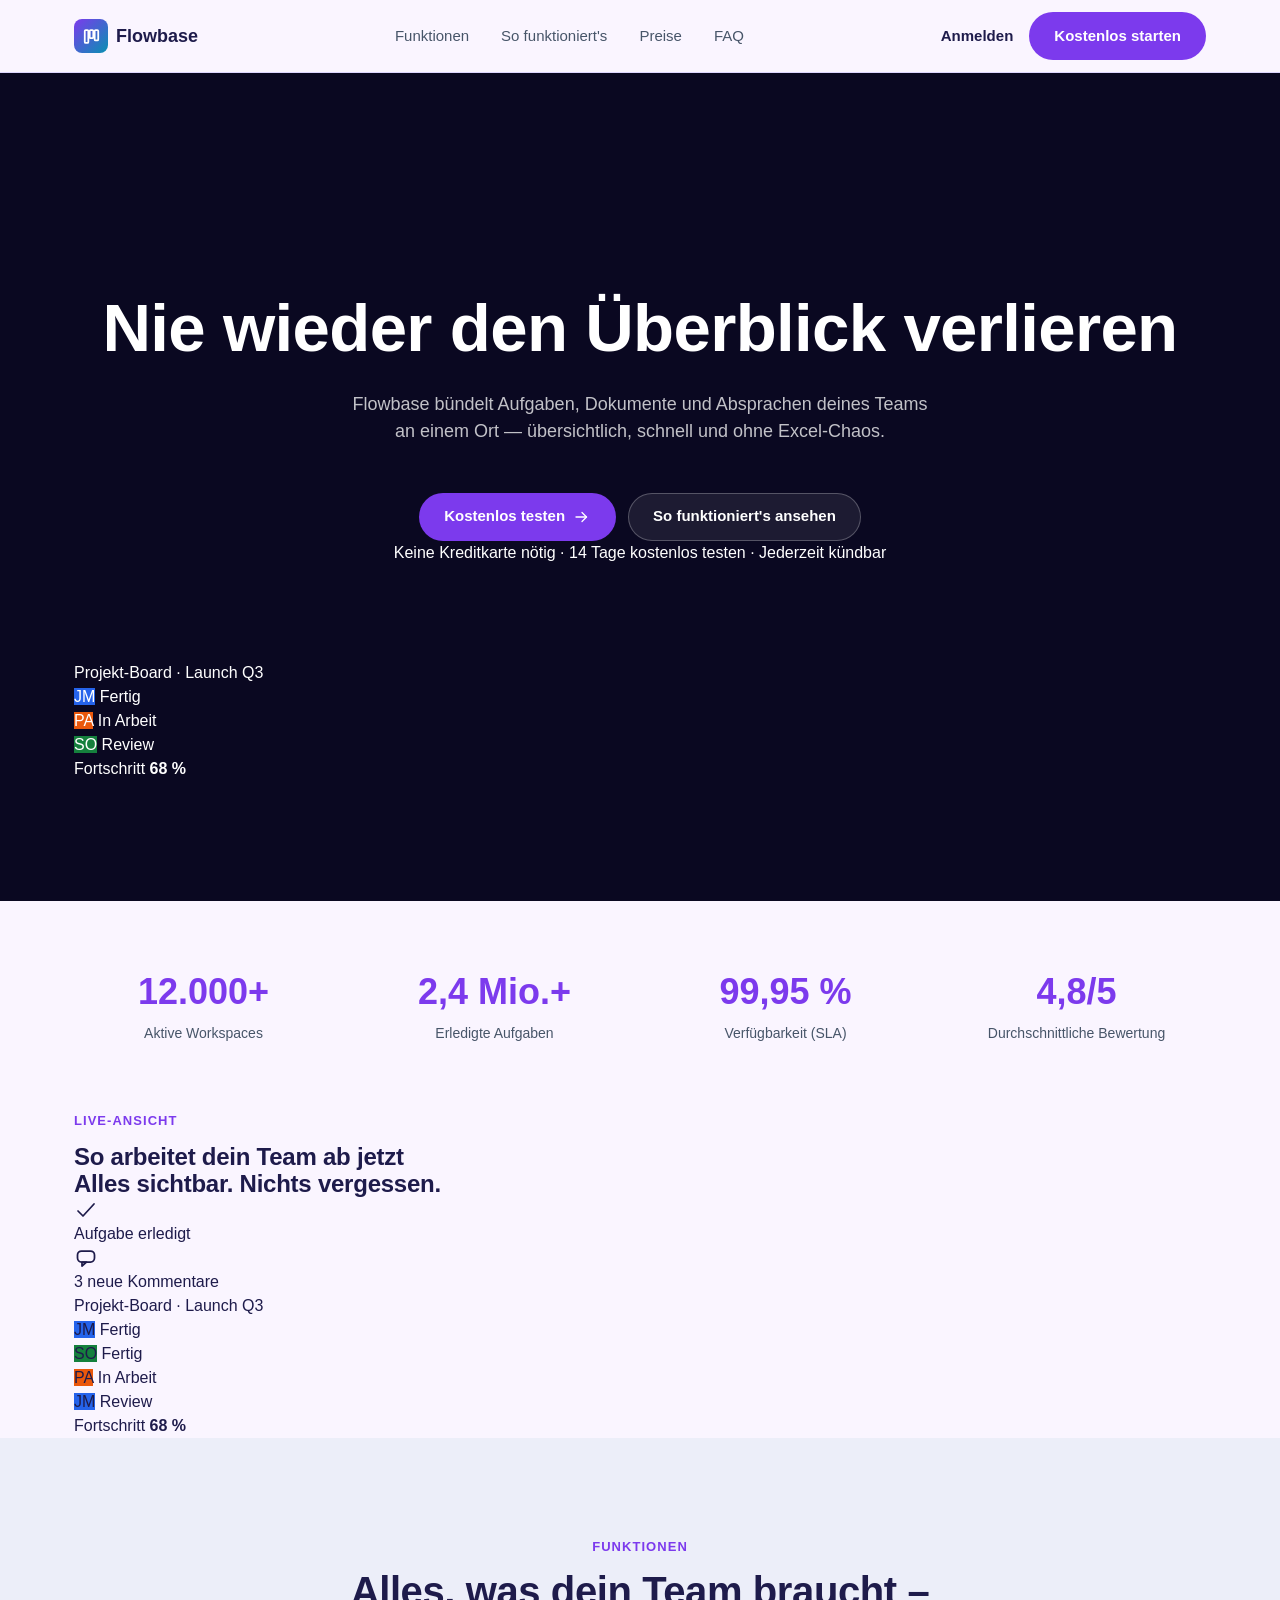
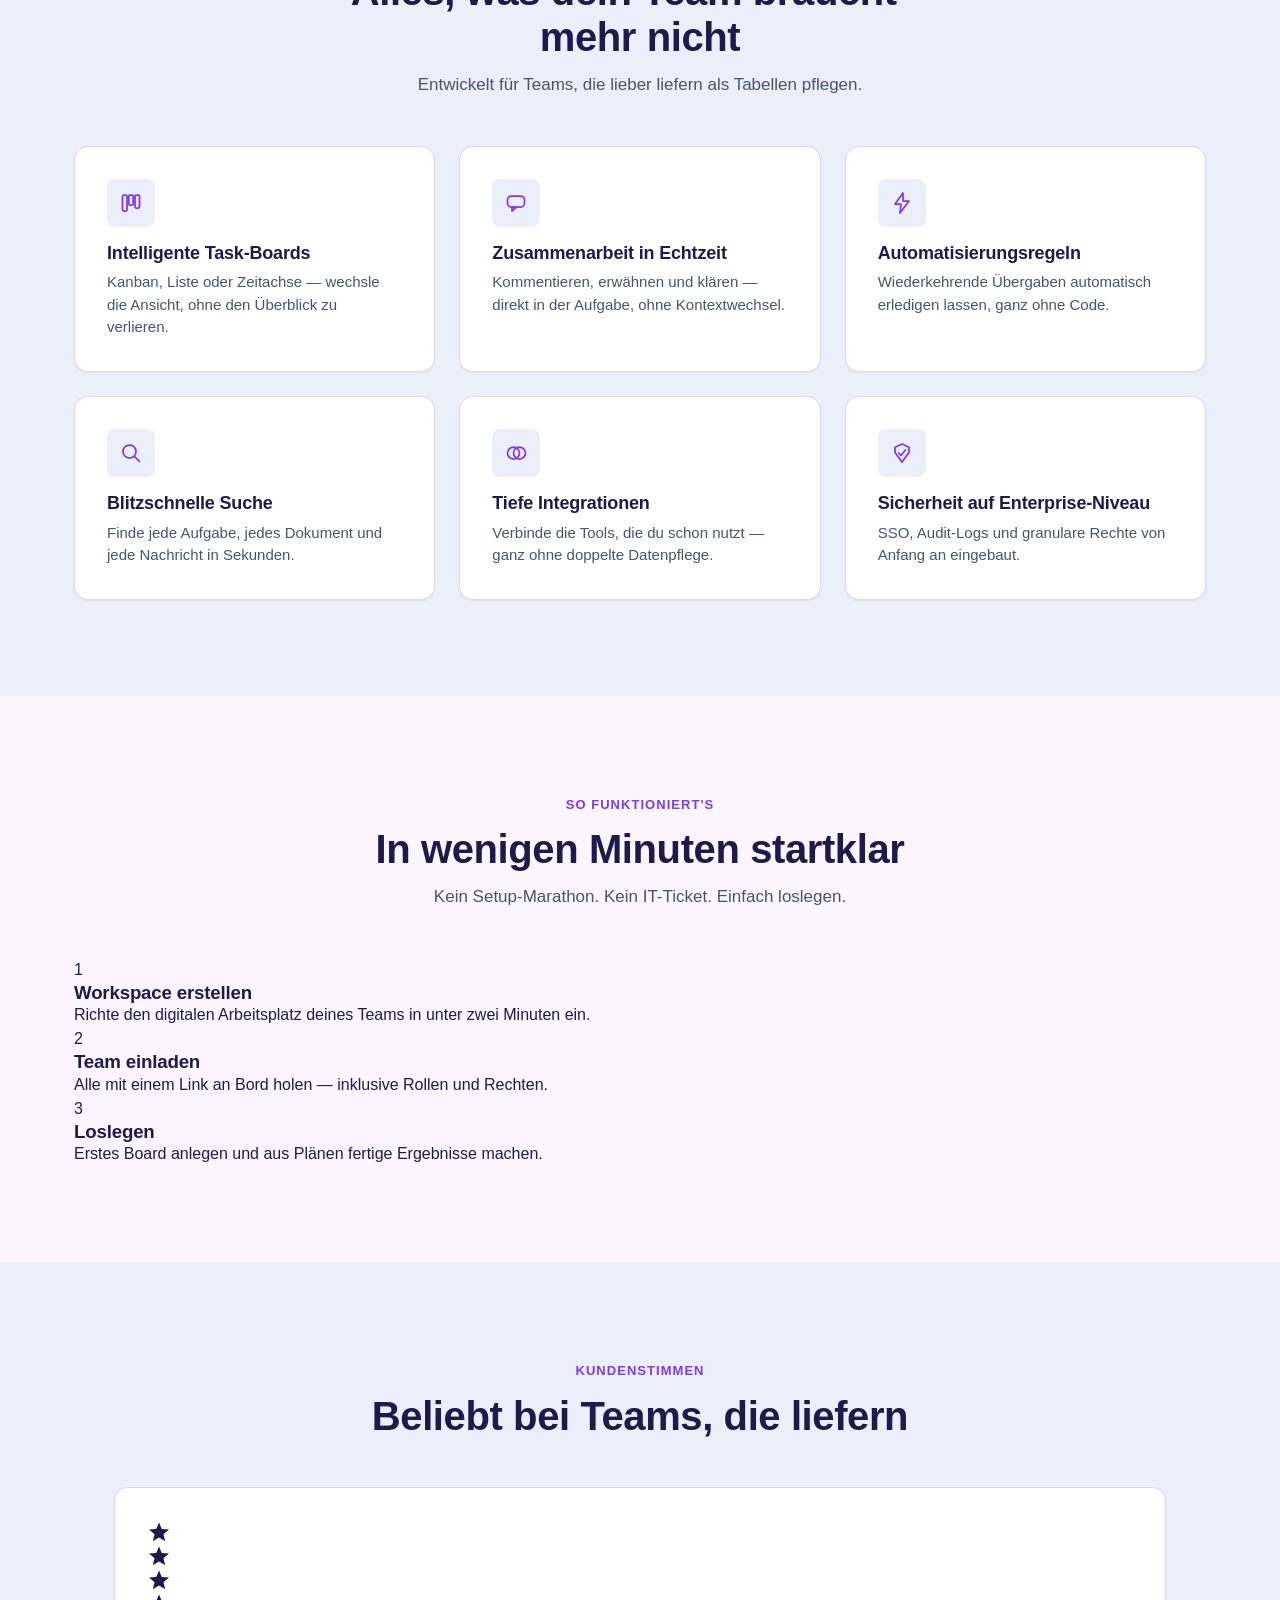
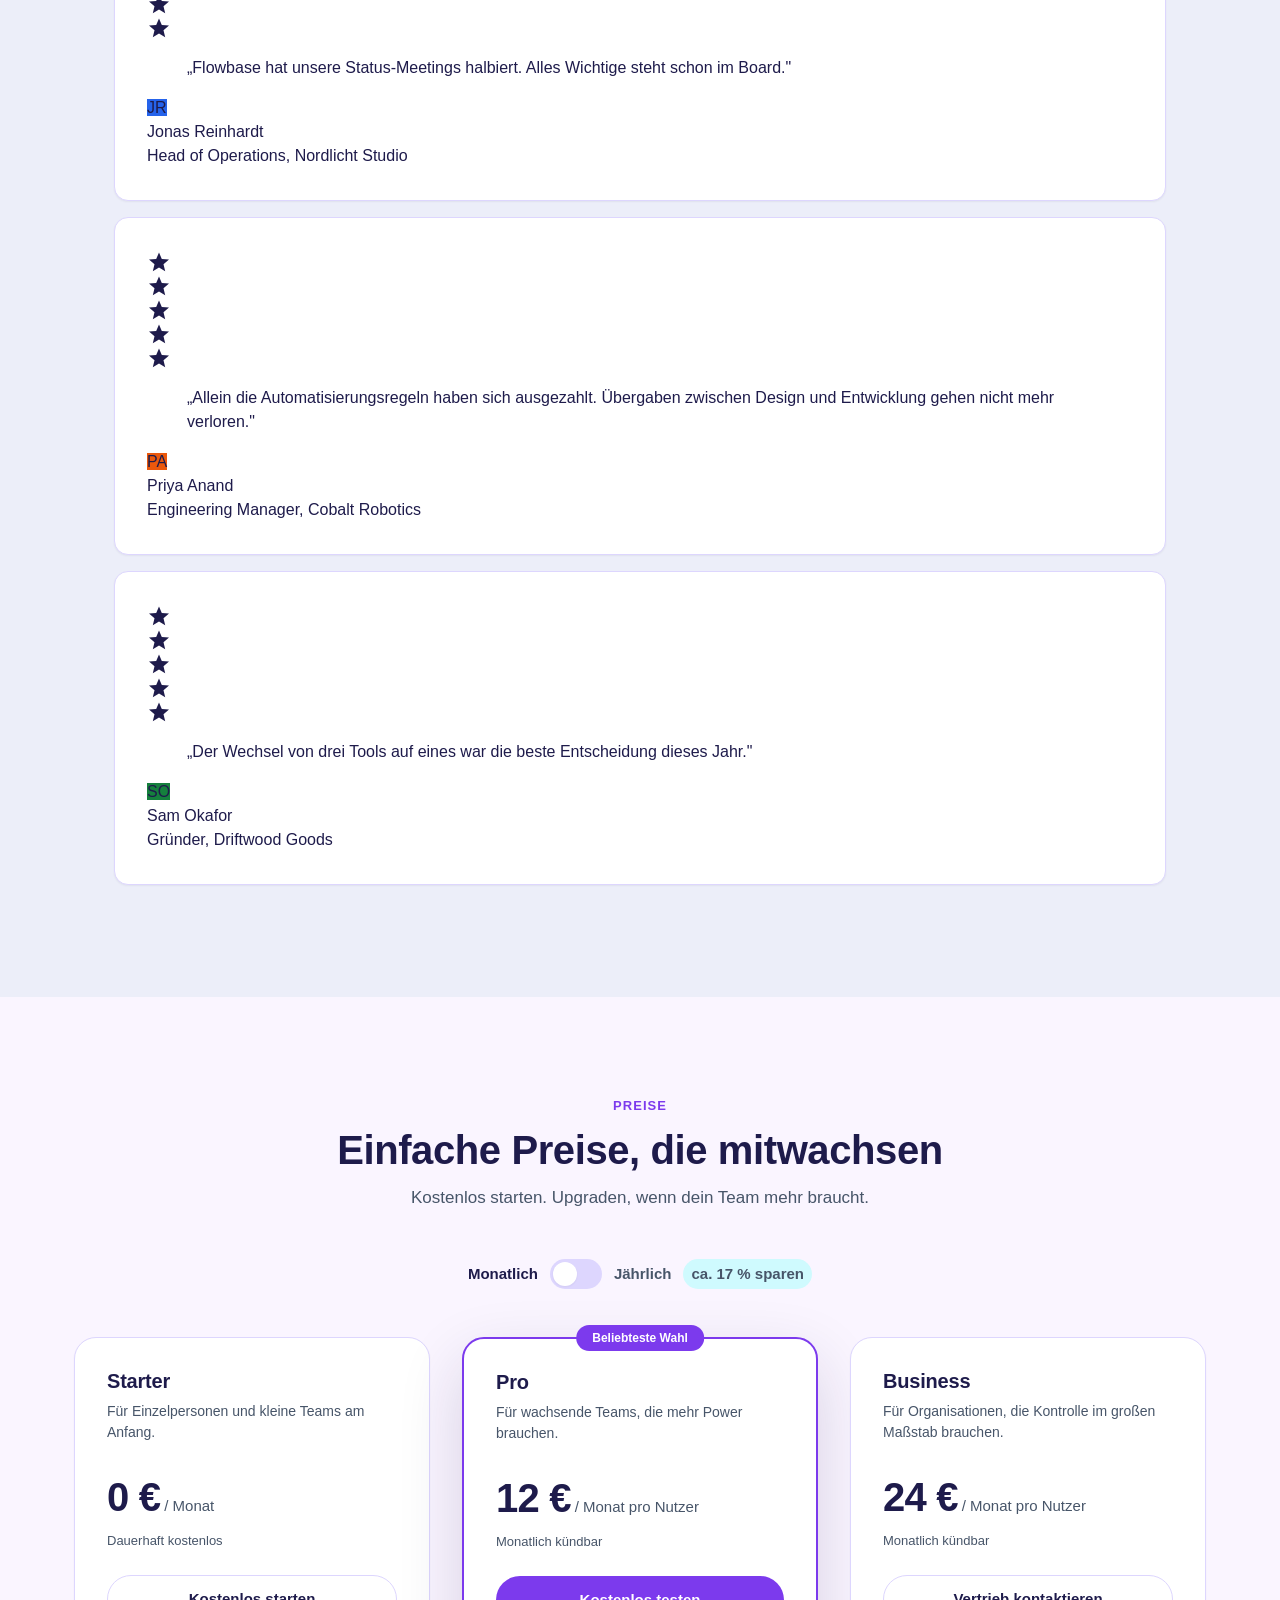
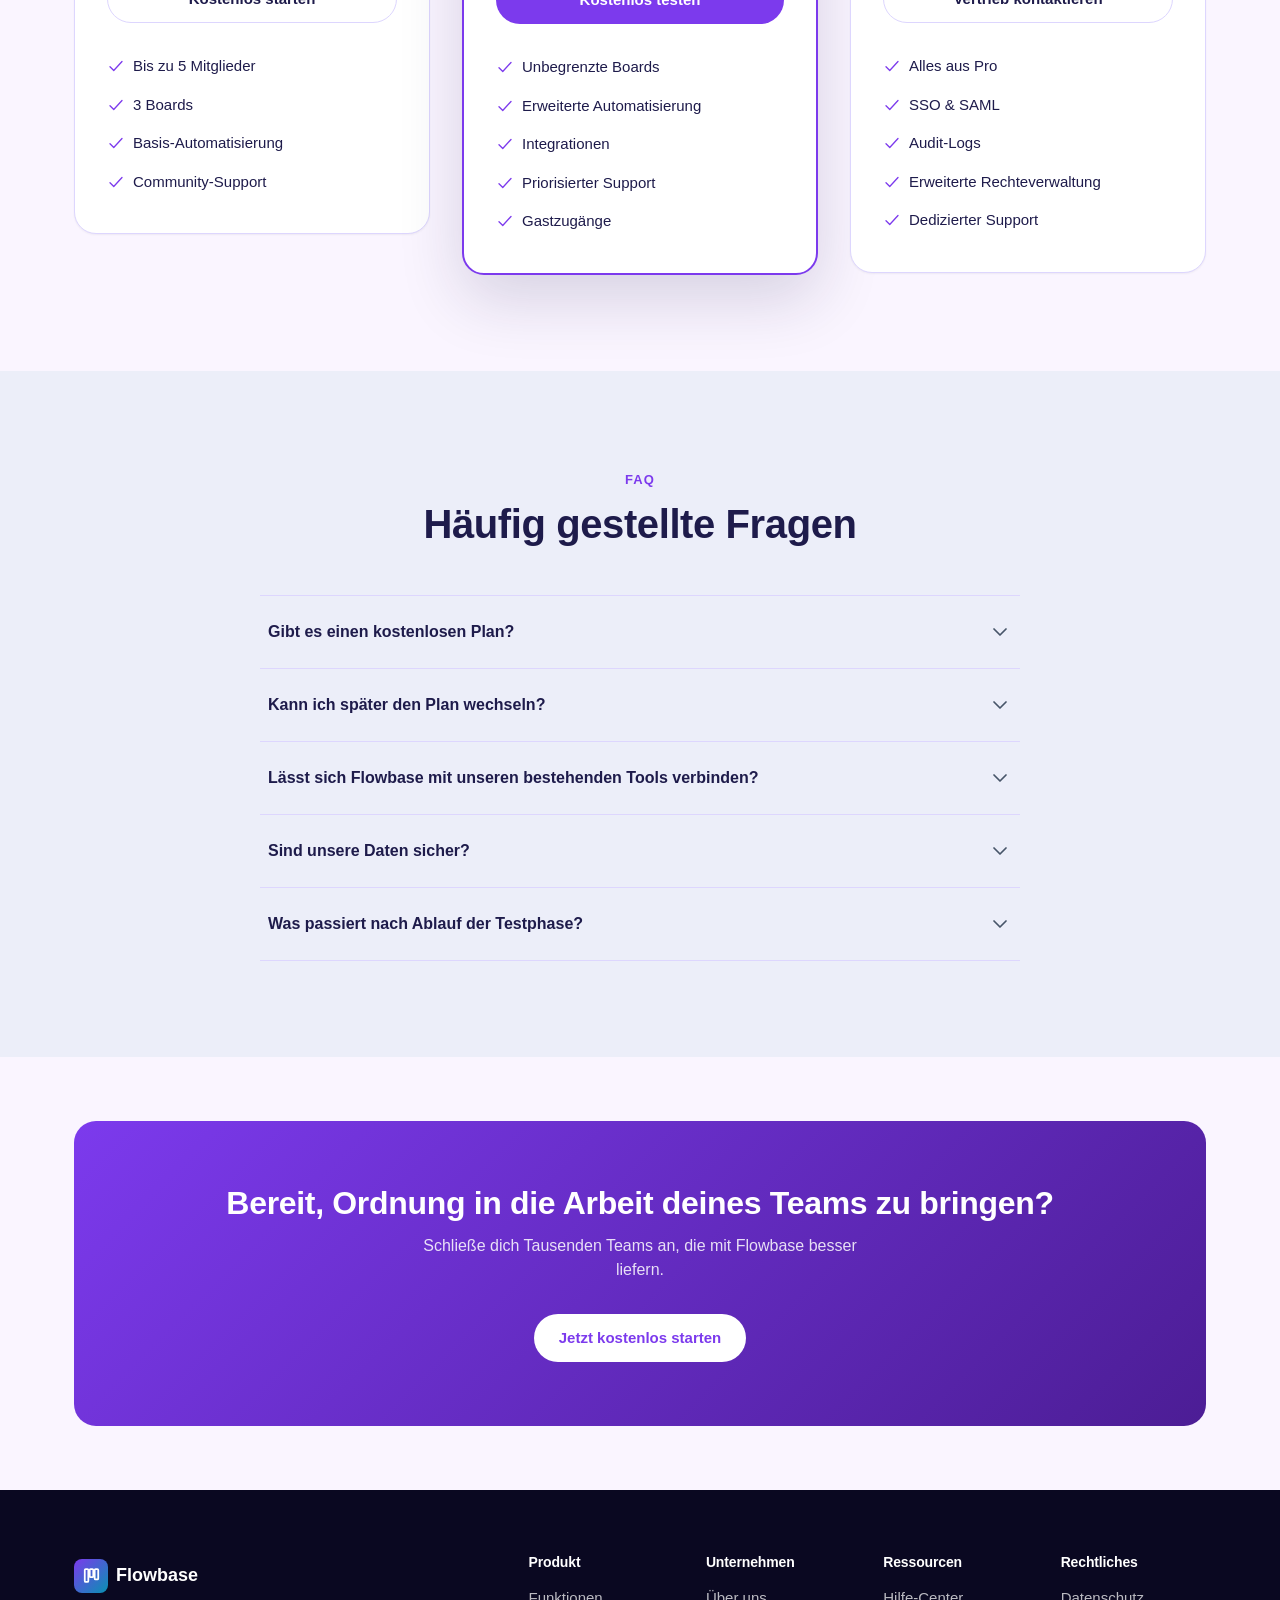
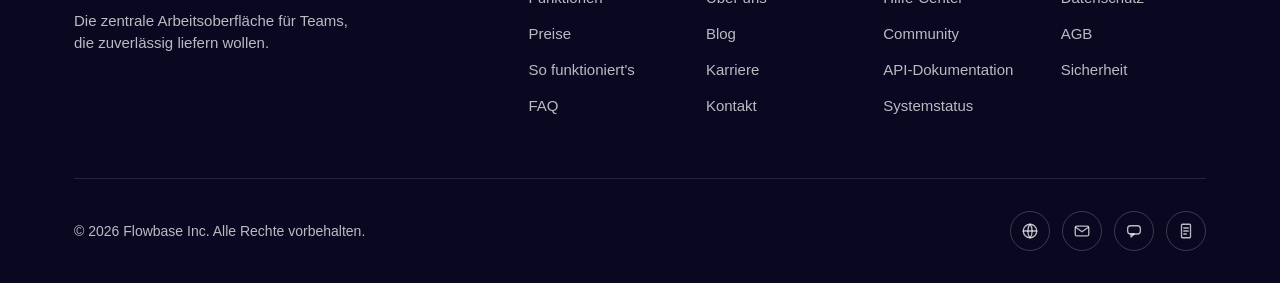
<file: index.html>
<!DOCTYPE html>
<html lang="de">
<head>
<meta charset="UTF-8">
<meta name="viewport" content="width=device-width, initial-scale=1">
<title>Flowbase – Projektmanagement ohne Chaos</title>
<meta name="description" content="Flowbase bündelt Aufgaben, Dokumente und Absprachen deines Teams an einem Ort. 14 Tage kostenlos testen, keine Kreditkarte nötig.">
<link rel="preconnect" href="https://fonts.googleapis.com">
<link rel="preconnect" href="https://fonts.gstatic.com" crossorigin>
<link rel="stylesheet" href="https://fonts.googleapis.com/css2?family=Plus+Jakarta+Sans:wght@400;500;600;700&display=swap">
<link rel="stylesheet" href="css/styles.css">
<link rel="icon" type="image/svg+xml" href="data:image/svg+xml,%3Csvg xmlns='http://www.w3.org/2000/svg' viewBox='0 0 24 24'%3E%3Crect width='24' height='24' rx='6' fill='%232563EB'/%3E%3Crect x='4.5' y='5' width='4' height='14' rx='1' fill='white'/%3E%3Crect x='10' y='5' width='4' height='9' rx='1' fill='white'/%3E%3Crect x='15.5' y='5' width='4' height='11' rx='1' fill='white'/%3E%3C/svg%3E">
</head>
<body>
<a class="skip-link" href="#main">Zum Hauptinhalt springen</a>

<!-- Icon sprite (decorative + labelled icons reused via <use>) -->
<svg width="0" height="0" style="position:absolute" aria-hidden="true">
  <defs>
    <symbol id="icon-menu" viewBox="0 0 24 24"><line x1="4" y1="6" x2="20" y2="6"/><line x1="4" y1="12" x2="20" y2="12"/><line x1="4" y1="18" x2="20" y2="18"/></symbol>
    <symbol id="icon-close" viewBox="0 0 24 24"><line x1="5" y1="5" x2="19" y2="19"/><line x1="19" y1="5" x2="5" y2="19"/></symbol>
    <symbol id="icon-check" viewBox="0 0 24 24"><polyline points="4,13 9,18 20,6"/></symbol>
    <symbol id="icon-chevron-down" viewBox="0 0 24 24"><polyline points="6,9 12,15 18,9"/></symbol>
    <symbol id="icon-board" viewBox="0 0 24 24"><rect x="3.5" y="4" width="4.5" height="16" rx="1.2"/><rect x="9.75" y="4" width="4.5" height="10" rx="1.2"/><rect x="16" y="4" width="4.5" height="13" rx="1.2"/></symbol>
    <symbol id="icon-chat" viewBox="0 0 24 24"><rect x="3.5" y="5" width="17" height="11" rx="4"/><polygon points="8,16 8,20 12.5,16"/></symbol>
    <symbol id="icon-bolt" viewBox="0 0 24 24"><polygon points="13,2 5,13 11,13 10,22 19,10 13,10"/></symbol>
    <symbol id="icon-search" viewBox="0 0 24 24"><circle cx="10.5" cy="10.5" r="6.5"/><line x1="15.3" y1="15.3" x2="20.5" y2="20.5"/></symbol>
    <symbol id="icon-link" viewBox="0 0 24 24"><circle cx="9.5" cy="12" r="6"/><circle cx="15.5" cy="12" r="6"/></symbol>
    <symbol id="icon-shield" viewBox="0 0 24 24"><polygon points="12,3 19,6.2 19,11.5 12,21 5,11.5 5,6.2"/><polyline points="8.5,12 11,14.5 15.5,9"/></symbol>
    <symbol id="icon-star" viewBox="0 0 24 24"><polygon points="12,2.5 14.8,9 22,9.6 16.5,14.3 18.2,21.3 12,17.5 5.8,21.3 7.5,14.3 2,9.6 9.2,9"/></symbol>
    <symbol id="icon-arrow-right" viewBox="0 0 24 24"><line x1="4" y1="12" x2="18" y2="12"/><polyline points="12,6 18,12 12,18"/></symbol>
    <symbol id="icon-globe" viewBox="0 0 24 24"><circle cx="12" cy="12" r="9"/><line x1="3" y1="12" x2="21" y2="12"/><path d="M12 3 C8.2 7 8.2 17 12 21 C15.8 17 15.8 7 12 3 Z"/></symbol>
    <symbol id="icon-mail" viewBox="0 0 24 24"><rect x="3" y="5.5" width="18" height="13" rx="2"/><polyline points="3.5,7 12,13 20.5,7"/></symbol>
    <symbol id="icon-file" viewBox="0 0 24 24"><rect x="6" y="3" width="12" height="18" rx="1.2"/><line x1="9" y1="8" x2="15" y2="8"/><line x1="9" y1="12" x2="15" y2="12"/><line x1="9" y1="16" x2="12.5" y2="16"/></symbol>
  </defs>
</svg>

<header class="site-header">
  <div class="container nav">
    <a class="brand" href="#top">
      <span class="brand-mark" aria-hidden="true"><svg class="icon" style="stroke:#fff"><use href="#icon-board"/></svg></span>
      Flowbase
    </a>

    <nav class="nav-links" aria-label="Hauptnavigation">
      <a href="#features">Funktionen</a>
      <a href="#how-it-works">So funktioniert's</a>
      <a href="#pricing">Preise</a>
      <a href="#faq">FAQ</a>
    </nav>

    <div class="nav-actions">
      <a class="nav-login" href="#">Anmelden</a>
      <a class="btn btn-primary" href="#pricing">Kostenlos starten</a>
    </div>

    <button class="nav-toggle" type="button" aria-expanded="false" aria-controls="mobile-menu" id="nav-toggle">
      <svg class="icon icon-menu" aria-hidden="true"><use href="#icon-menu"/></svg>
      <svg class="icon icon-close" aria-hidden="true"><use href="#icon-close"/></svg>
      <span class="sr-only" style="position:absolute;width:1px;height:1px;overflow:hidden;clip:rect(0 0 0 0);">Menü öffnen</span>
    </button>
  </div>

  <div class="mobile-menu" id="mobile-menu" hidden>
    <div class="container">
      <ul class="mobile-menu-list">
        <li><a href="#features">Funktionen</a></li>
        <li><a href="#how-it-works">So funktioniert's</a></li>
        <li><a href="#pricing">Preise</a></li>
        <li><a href="#faq">FAQ</a></li>
        <li><a class="nav-login" href="#">Anmelden</a></li>
      </ul>
      <div class="mobile-cta">
        <a class="btn btn-primary btn-block" href="#pricing">Kostenlos starten</a>
      </div>
    </div>
  </div>
</header>

<main id="main">
  <!-- Hero -->
  <section class="hero" id="top">
    <div class="container hero-grid">
      <div class="hero-content">
        <h1>Nie wieder den Überblick verlieren</h1>
        <p class="hero-subtitle">Flowbase bündelt Aufgaben, Dokumente und Absprachen deines Teams an einem Ort — übersichtlich, schnell und ohne Excel-Chaos.</p>
        <div class="hero-actions">
          <a class="btn btn-primary" href="#pricing">
            Kostenlos testen
            <svg class="icon" aria-hidden="true" style="width:18px;height:18px"><use href="#icon-arrow-right"/></svg>
          </a>
          <a class="btn btn-secondary" href="#how-it-works">So funktioniert's ansehen</a>
        </div>
        <p class="hero-trust">Keine Kreditkarte nötig · 14 Tage kostenlos testen · Jederzeit kündbar</p>
      </div>

      <div class="hero-visual" aria-hidden="true">
        <div class="mockup-card">
          <div class="mockup-titlebar">
            <span class="mockup-dot"></span>
            <span class="mockup-dot"></span>
            <span class="mockup-dot"></span>
            <span>Projekt-Board · Launch Q3</span>
          </div>

          <div class="mockup-row">
            <span class="mockup-check is-done"></span>
            <span class="mockup-line" style="width:55%"></span>
            <span class="mockup-avatar" style="background:#2563EB">JM</span>
            <span class="mockup-tag tag-done">Fertig</span>
          </div>
          <div class="mockup-row">
            <span class="mockup-check"></span>
            <span class="mockup-line w-70"></span>
            <span class="mockup-avatar" style="background:#EA580C">PA</span>
            <span class="mockup-tag tag-progress">In Arbeit</span>
          </div>
          <div class="mockup-row">
            <span class="mockup-check"></span>
            <span class="mockup-line" style="width:40%"></span>
            <span class="mockup-avatar" style="background:#15803D">SO</span>
            <span class="mockup-tag tag-review">Review</span>
          </div>

          <div class="mockup-progress-label">
            <span>Fortschritt</span>
            <strong>68 %</strong>
          </div>
          <div class="mockup-progress-track">
            <div class="mockup-progress-fill"></div>
          </div>
        </div>
      </div>
    </div>
  </section>

  <!-- Stats -->
  <section class="section-tight" aria-label="Kennzahlen">
    <div class="container">
      <div class="stats-grid">
        <div>
          <div class="stat-value">12.000+</div>
          <div class="stat-label">Aktive Workspaces</div>
        </div>
        <div>
          <div class="stat-value">2,4&nbsp;Mio.+</div>
          <div class="stat-label">Erledigte Aufgaben</div>
        </div>
        <div>
          <div class="stat-value">99,95&nbsp;%</div>
          <div class="stat-label">Verfügbarkeit (SLA)</div>
        </div>
        <div>
          <div class="stat-value">4,8/5</div>
          <div class="stat-label">Durchschnittliche Bewertung</div>
        </div>
      </div>
    </div>
  </section>

  <!-- Scroll showcase -->
  <section class="scroll-hero" aria-label="Produkt-Vorschau">
    <div class="scroll-hero-sticky">
      <div class="scroll-hero-glow" aria-hidden="true"></div>
      <div class="container scroll-hero-inner">
        <div class="scroll-hero-title">
          <span class="eyebrow">Live-Ansicht</span>
          <h2>So arbeitet dein Team ab jetzt<br>Alles sichtbar. Nichts vergessen.</h2>
        </div>

        <div class="scroll-hero-card-wrap">
          <div class="scroll-hero-float scroll-hero-float--done" aria-hidden="true">
            <svg class="icon" aria-hidden="true"><use href="#icon-check"/></svg>
            Aufgabe erledigt
          </div>
          <div class="scroll-hero-float scroll-hero-float--chat" aria-hidden="true">
            <svg class="icon" aria-hidden="true"><use href="#icon-chat"/></svg>
            3 neue Kommentare
          </div>

          <div class="scroll-hero-card">
          <div class="mockup-card" aria-hidden="true">
            <div class="mockup-titlebar">
              <span class="mockup-dot"></span>
              <span class="mockup-dot"></span>
              <span class="mockup-dot"></span>
              <span>Projekt-Board · Launch Q3</span>
            </div>

            <div class="mockup-row">
              <span class="mockup-check is-done"></span>
              <span class="mockup-line" style="width:60%"></span>
              <span class="mockup-avatar" style="background:#2563EB">JM</span>
              <span class="mockup-tag tag-done">Fertig</span>
            </div>
            <div class="mockup-row">
              <span class="mockup-check is-done"></span>
              <span class="mockup-line" style="width:45%"></span>
              <span class="mockup-avatar" style="background:#15803D">SO</span>
              <span class="mockup-tag tag-done">Fertig</span>
            </div>
            <div class="mockup-row">
              <span class="mockup-check"></span>
              <span class="mockup-line w-70"></span>
              <span class="mockup-avatar" style="background:#EA580C">PA</span>
              <span class="mockup-tag tag-progress">In Arbeit</span>
            </div>
            <div class="mockup-row">
              <span class="mockup-check"></span>
              <span class="mockup-line" style="width:35%"></span>
              <span class="mockup-avatar" style="background:#2563EB">JM</span>
              <span class="mockup-tag tag-review">Review</span>
            </div>

            <div class="mockup-progress-label">
              <span>Fortschritt</span>
              <strong>68 %</strong>
            </div>
            <div class="mockup-progress-track">
              <div class="mockup-progress-fill"></div>
            </div>
          </div>
          </div>
        </div>
      </div>
    </div>
  </section>

  <!-- Features -->
  <section class="section section-muted" id="features">
    <div class="container">
      <div class="section-header">
        <span class="eyebrow">Funktionen</span>
        <h2>Alles, was dein Team braucht – mehr nicht</h2>
        <p>Entwickelt für Teams, die lieber liefern als Tabellen pflegen.</p>
      </div>

      <div class="feature-grid">
        <div class="card">
          <div class="feature-icon"><svg class="icon" aria-hidden="true"><use href="#icon-board"/></svg></div>
          <h3>Intelligente Task-Boards</h3>
          <p>Kanban, Liste oder Zeitachse — wechsle die Ansicht, ohne den Überblick zu verlieren.</p>
        </div>
        <div class="card">
          <div class="feature-icon"><svg class="icon" aria-hidden="true"><use href="#icon-chat"/></svg></div>
          <h3>Zusammenarbeit in Echtzeit</h3>
          <p>Kommentieren, erwähnen und klären — direkt in der Aufgabe, ohne Kontextwechsel.</p>
        </div>
        <div class="card">
          <div class="feature-icon"><svg class="icon" aria-hidden="true"><use href="#icon-bolt"/></svg></div>
          <h3>Automatisierungsregeln</h3>
          <p>Wiederkehrende Übergaben automatisch erledigen lassen, ganz ohne Code.</p>
        </div>
        <div class="card">
          <div class="feature-icon"><svg class="icon" aria-hidden="true"><use href="#icon-search"/></svg></div>
          <h3>Blitzschnelle Suche</h3>
          <p>Finde jede Aufgabe, jedes Dokument und jede Nachricht in Sekunden.</p>
        </div>
        <div class="card">
          <div class="feature-icon"><svg class="icon" aria-hidden="true"><use href="#icon-link"/></svg></div>
          <h3>Tiefe Integrationen</h3>
          <p>Verbinde die Tools, die du schon nutzt — ganz ohne doppelte Datenpflege.</p>
        </div>
        <div class="card">
          <div class="feature-icon"><svg class="icon" aria-hidden="true"><use href="#icon-shield"/></svg></div>
          <h3>Sicherheit auf Enterprise-Niveau</h3>
          <p>SSO, Audit-Logs und granulare Rechte von Anfang an eingebaut.</p>
        </div>
      </div>
    </div>
  </section>

  <!-- How it works -->
  <section class="section" id="how-it-works">
    <div class="container">
      <div class="section-header">
        <span class="eyebrow">So funktioniert's</span>
        <h2>In wenigen Minuten startklar</h2>
        <p>Kein Setup-Marathon. Kein IT-Ticket. Einfach loslegen.</p>
      </div>

      <div class="steps">
        <div class="step">
          <div class="step-number">1</div>
          <h3>Workspace erstellen</h3>
          <p>Richte den digitalen Arbeitsplatz deines Teams in unter zwei Minuten ein.</p>
        </div>
        <div class="step">
          <div class="step-number">2</div>
          <h3>Team einladen</h3>
          <p>Alle mit einem Link an Bord holen — inklusive Rollen und Rechten.</p>
        </div>
        <div class="step">
          <div class="step-number">3</div>
          <h3>Loslegen</h3>
          <p>Erstes Board anlegen und aus Plänen fertige Ergebnisse machen.</p>
        </div>
      </div>
    </div>
  </section>

  <!-- Testimonials -->
  <section class="section section-muted">
    <div class="container">
      <div class="section-header">
        <span class="eyebrow">Kundenstimmen</span>
        <h2>Beliebt bei Teams, die liefern</h2>
      </div>

      <div class="testimonial-grid">
        <figure class="card">
          <div class="testimonial-stars" aria-hidden="true">
            <svg class="icon icon-fill"><use href="#icon-star"/></svg>
            <svg class="icon icon-fill"><use href="#icon-star"/></svg>
            <svg class="icon icon-fill"><use href="#icon-star"/></svg>
            <svg class="icon icon-fill"><use href="#icon-star"/></svg>
            <svg class="icon icon-fill"><use href="#icon-star"/></svg>
          </div>
          <blockquote>„Flowbase hat unsere Status-Meetings halbiert. Alles Wichtige steht schon im Board."</blockquote>
          <figcaption class="testimonial-author">
            <span class="author-avatar" style="background:#2563EB">JR</span>
            <span>
              <span class="author-name" style="display:block">Jonas Reinhardt</span>
              <span class="author-role">Head of Operations, Nordlicht Studio</span>
            </span>
          </figcaption>
        </figure>

        <figure class="card">
          <div class="testimonial-stars" aria-hidden="true">
            <svg class="icon icon-fill"><use href="#icon-star"/></svg>
            <svg class="icon icon-fill"><use href="#icon-star"/></svg>
            <svg class="icon icon-fill"><use href="#icon-star"/></svg>
            <svg class="icon icon-fill"><use href="#icon-star"/></svg>
            <svg class="icon icon-fill"><use href="#icon-star"/></svg>
          </div>
          <blockquote>„Allein die Automatisierungsregeln haben sich ausgezahlt. Übergaben zwischen Design und Entwicklung gehen nicht mehr verloren."</blockquote>
          <figcaption class="testimonial-author">
            <span class="author-avatar" style="background:#EA580C">PA</span>
            <span>
              <span class="author-name" style="display:block">Priya Anand</span>
              <span class="author-role">Engineering Manager, Cobalt Robotics</span>
            </span>
          </figcaption>
        </figure>

        <figure class="card">
          <div class="testimonial-stars" aria-hidden="true">
            <svg class="icon icon-fill"><use href="#icon-star"/></svg>
            <svg class="icon icon-fill"><use href="#icon-star"/></svg>
            <svg class="icon icon-fill"><use href="#icon-star"/></svg>
            <svg class="icon icon-fill"><use href="#icon-star"/></svg>
            <svg class="icon icon-fill"><use href="#icon-star"/></svg>
          </div>
          <blockquote>„Der Wechsel von drei Tools auf eines war die beste Entscheidung dieses Jahr."</blockquote>
          <figcaption class="testimonial-author">
            <span class="author-avatar" style="background:#15803D">SO</span>
            <span>
              <span class="author-name" style="display:block">Sam Okafor</span>
              <span class="author-role">Gründer, Driftwood Goods</span>
            </span>
          </figcaption>
        </figure>
      </div>
    </div>
  </section>

  <!-- Pricing -->
  <section class="section" id="pricing">
    <div class="container">
      <div class="section-header">
        <span class="eyebrow">Preise</span>
        <h2>Einfache Preise, die mitwachsen</h2>
        <p>Kostenlos starten. Upgraden, wenn dein Team mehr braucht.</p>
      </div>

      <div class="billing-toggle">
        <span data-active="true" id="label-monthly">Monatlich</span>
        <label class="switch">
          <input type="checkbox" id="billing-switch" aria-describedby="save-hint">
          <span class="switch-track"></span>
          <span class="switch-thumb"></span>
        </label>
        <span data-active="false" id="label-annual">Jährlich</span>
        <span class="save-badge" id="save-hint">ca. 17 % sparen</span>
      </div>

      <div class="pricing-grid">
        <div class="price-card">
          <h3>Starter</h3>
          <p class="plan-desc">Für Einzelpersonen und kleine Teams am Anfang.</p>
          <div class="price-amount">
            <span class="amount">0&nbsp;€</span>
            <span class="period">/ Monat</span>
          </div>
          <p class="price-note">Dauerhaft kostenlos</p>
          <a class="btn btn-outline btn-block" href="#">Kostenlos starten</a>
          <ul class="plan-features">
            <li><svg class="icon" aria-hidden="true"><use href="#icon-check"/></svg> Bis zu 5 Mitglieder</li>
            <li><svg class="icon" aria-hidden="true"><use href="#icon-check"/></svg> 3 Boards</li>
            <li><svg class="icon" aria-hidden="true"><use href="#icon-check"/></svg> Basis-Automatisierung</li>
            <li><svg class="icon" aria-hidden="true"><use href="#icon-check"/></svg> Community-Support</li>
          </ul>
        </div>

        <div class="price-card is-popular">
          <span class="popular-badge">Beliebteste Wahl</span>
          <h3>Pro</h3>
          <p class="plan-desc">Für wachsende Teams, die mehr Power brauchen.</p>
          <div class="price-amount">
            <span class="amount" data-monthly="12&nbsp;€" data-annual="10&nbsp;€">12&nbsp;€</span>
            <span class="period">/ Monat pro Nutzer</span>
          </div>
          <p class="price-note" data-monthly="Monatlich kündbar" data-annual="Jährliche Abrechnung, 2 Monate gratis">Monatlich kündbar</p>
          <a class="btn btn-primary btn-block" href="#">Kostenlos testen</a>
          <ul class="plan-features">
            <li><svg class="icon" aria-hidden="true"><use href="#icon-check"/></svg> Unbegrenzte Boards</li>
            <li><svg class="icon" aria-hidden="true"><use href="#icon-check"/></svg> Erweiterte Automatisierung</li>
            <li><svg class="icon" aria-hidden="true"><use href="#icon-check"/></svg> Integrationen</li>
            <li><svg class="icon" aria-hidden="true"><use href="#icon-check"/></svg> Priorisierter Support</li>
            <li><svg class="icon" aria-hidden="true"><use href="#icon-check"/></svg> Gastzugänge</li>
          </ul>
        </div>

        <div class="price-card">
          <h3>Business</h3>
          <p class="plan-desc">Für Organisationen, die Kontrolle im großen Maßstab brauchen.</p>
          <div class="price-amount">
            <span class="amount" data-monthly="24&nbsp;€" data-annual="20&nbsp;€">24&nbsp;€</span>
            <span class="period">/ Monat pro Nutzer</span>
          </div>
          <p class="price-note" data-monthly="Monatlich kündbar" data-annual="Jährliche Abrechnung, 2 Monate gratis">Monatlich kündbar</p>
          <a class="btn btn-outline btn-block" href="#">Vertrieb kontaktieren</a>
          <ul class="plan-features">
            <li><svg class="icon" aria-hidden="true"><use href="#icon-check"/></svg> Alles aus Pro</li>
            <li><svg class="icon" aria-hidden="true"><use href="#icon-check"/></svg> SSO &amp; SAML</li>
            <li><svg class="icon" aria-hidden="true"><use href="#icon-check"/></svg> Audit-Logs</li>
            <li><svg class="icon" aria-hidden="true"><use href="#icon-check"/></svg> Erweiterte Rechteverwaltung</li>
            <li><svg class="icon" aria-hidden="true"><use href="#icon-check"/></svg> Dedizierter Support</li>
          </ul>
        </div>
      </div>
    </div>
  </section>

  <!-- FAQ -->
  <section class="section section-muted" id="faq">
    <div class="container">
      <div class="section-header">
        <span class="eyebrow">FAQ</span>
        <h2>Häufig gestellte Fragen</h2>
      </div>

      <div class="faq-list">
        <div class="faq-item">
          <h3>
            <button class="faq-question" aria-expanded="false" aria-controls="faq-a1" id="faq-q1">
              Gibt es einen kostenlosen Plan?
              <svg class="icon" aria-hidden="true"><use href="#icon-chevron-down"/></svg>
            </button>
          </h3>
          <div class="faq-answer" id="faq-a1" role="region" aria-labelledby="faq-q1" hidden>
            <p>Ja. Starter ist dauerhaft kostenlos für bis zu 5 Teammitglieder, ganz ohne Kreditkarte.</p>
          </div>
        </div>

        <div class="faq-item">
          <h3>
            <button class="faq-question" aria-expanded="false" aria-controls="faq-a2" id="faq-q2">
              Kann ich später den Plan wechseln?
              <svg class="icon" aria-hidden="true"><use href="#icon-chevron-down"/></svg>
            </button>
          </h3>
          <div class="faq-answer" id="faq-a2" role="region" aria-labelledby="faq-q2" hidden>
            <p>Klar. Upgrade, Downgrade oder Kündigung sind jederzeit in den Workspace-Einstellungen möglich.</p>
          </div>
        </div>

        <div class="faq-item">
          <h3>
            <button class="faq-question" aria-expanded="false" aria-controls="faq-a3" id="faq-q3">
              Lässt sich Flowbase mit unseren bestehenden Tools verbinden?
              <svg class="icon" aria-hidden="true"><use href="#icon-chevron-down"/></svg>
            </button>
          </h3>
          <div class="faq-answer" id="faq-a3" role="region" aria-labelledby="faq-q3" hidden>
            <p>Pro und Business bieten Integrationen für gängige Kalender-, Speicher- und Chat-Tools — weitere kommen laufend dazu.</p>
          </div>
        </div>

        <div class="faq-item">
          <h3>
            <button class="faq-question" aria-expanded="false" aria-controls="faq-a4" id="faq-q4">
              Sind unsere Daten sicher?
              <svg class="icon" aria-hidden="true"><use href="#icon-chevron-down"/></svg>
            </button>
          </h3>
          <div class="faq-answer" id="faq-a4" role="region" aria-labelledby="faq-q4" hidden>
            <p>Alle Daten werden verschlüsselt übertragen und gespeichert. Business ergänzt SSO, Audit-Logs und granulare Rechteverwaltung.</p>
          </div>
        </div>

        <div class="faq-item">
          <h3>
            <button class="faq-question" aria-expanded="false" aria-controls="faq-a5" id="faq-q5">
              Was passiert nach Ablauf der Testphase?
              <svg class="icon" aria-hidden="true"><use href="#icon-chevron-down"/></svg>
            </button>
          </h3>
          <div class="faq-answer" id="faq-a5" role="region" aria-labelledby="faq-q5" hidden>
            <p>Du wählst einen bezahlten Plan oder wechselst zum kostenlosen Starter-Plan — deine Daten bleiben in jedem Fall erhalten.</p>
          </div>
        </div>
      </div>
    </div>
  </section>

  <!-- Final CTA -->
  <section class="section-tight">
    <div class="container">
      <div class="cta-banner">
        <h2>Bereit, Ordnung in die Arbeit deines Teams zu bringen?</h2>
        <p>Schließe dich Tausenden Teams an, die mit Flowbase besser liefern.</p>
        <a class="btn btn-primary" href="#pricing">Jetzt kostenlos starten</a>
      </div>
    </div>
  </section>
</main>

<footer class="site-footer">
  <div class="container">
    <div class="footer-top">
      <div class="footer-brand">
        <a class="brand" href="#top">
          <span class="brand-mark" aria-hidden="true"><svg class="icon" style="stroke:#fff"><use href="#icon-board"/></svg></span>
          Flowbase
        </a>
        <p>Die zentrale Arbeitsoberfläche für Teams, die zuverlässig liefern wollen.</p>
      </div>

      <div class="footer-links-grid">
        <div class="footer-col">
          <h4>Produkt</h4>
          <ul>
            <li><a href="#features">Funktionen</a></li>
            <li><a href="#pricing">Preise</a></li>
            <li><a href="#how-it-works">So funktioniert's</a></li>
            <li><a href="#faq">FAQ</a></li>
          </ul>
        </div>
        <div class="footer-col">
          <h4>Unternehmen</h4>
          <ul>
            <li><a href="#">Über uns</a></li>
            <li><a href="#">Blog</a></li>
            <li><a href="#">Karriere</a></li>
            <li><a href="#">Kontakt</a></li>
          </ul>
        </div>
        <div class="footer-col">
          <h4>Ressourcen</h4>
          <ul>
            <li><a href="#">Hilfe-Center</a></li>
            <li><a href="#">Community</a></li>
            <li><a href="#">API-Dokumentation</a></li>
            <li><a href="#">Systemstatus</a></li>
          </ul>
        </div>
        <div class="footer-col">
          <h4>Rechtliches</h4>
          <ul>
            <li><a href="#">Datenschutz</a></li>
            <li><a href="#">AGB</a></li>
            <li><a href="#">Sicherheit</a></li>
          </ul>
        </div>
      </div>
    </div>

    <div class="footer-bottom">
      <span>© 2026 Flowbase Inc. Alle Rechte vorbehalten.</span>
      <div class="footer-social">
        <a href="#" aria-label="Website"><svg class="icon" style="width:18px;height:18px" aria-hidden="true"><use href="#icon-globe"/></svg></a>
        <a href="#" aria-label="E-Mail"><svg class="icon" style="width:18px;height:18px" aria-hidden="true"><use href="#icon-mail"/></svg></a>
        <a href="#" aria-label="Community"><svg class="icon" style="width:18px;height:18px" aria-hidden="true"><use href="#icon-chat"/></svg></a>
        <a href="#" aria-label="Dokumentation"><svg class="icon" style="width:18px;height:18px" aria-hidden="true"><use href="#icon-file"/></svg></a>
      </div>
    </div>
  </div>
</footer>

<script src="js/main.js"></script>
</body>
</html>
</file>
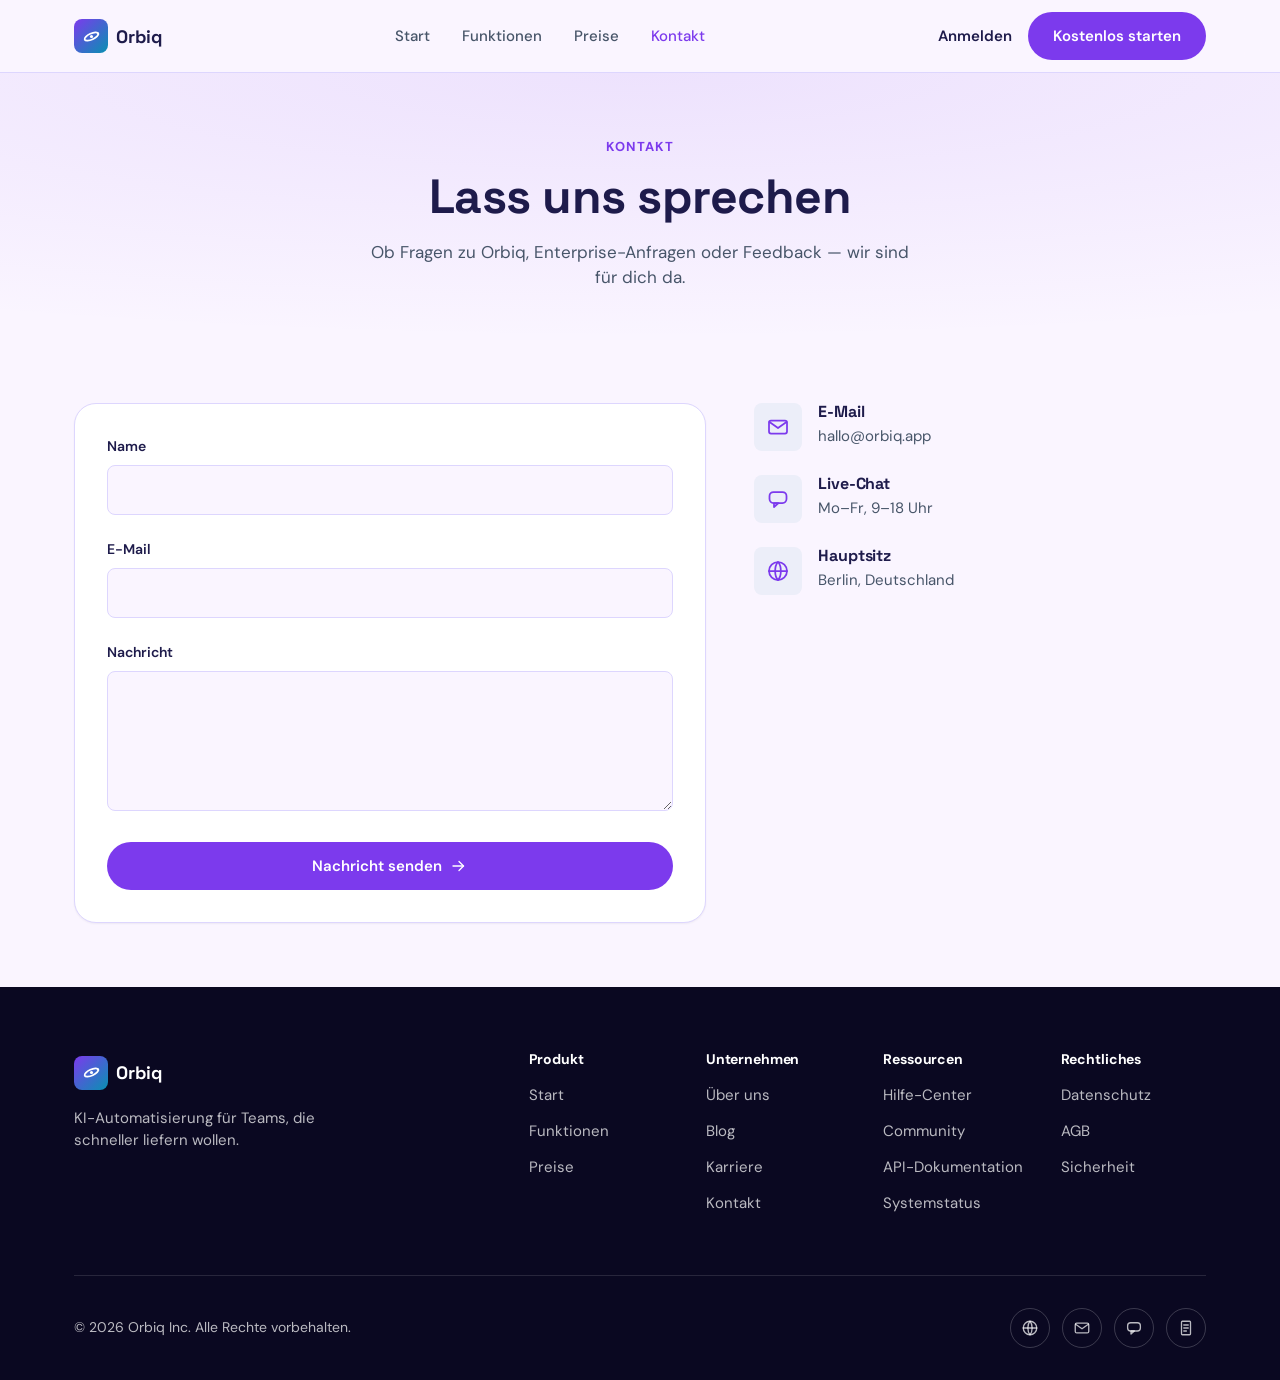
<file: contact.html>
<!DOCTYPE html>
<html lang="de">
<head>
<meta charset="UTF-8">
<meta name="viewport" content="width=device-width, initial-scale=1">
<title>Kontakt – Orbiq</title>
<meta name="description" content="Fragen zu Orbiq, Enterprise-Anfragen oder Feedback — schreib uns.">
<link rel="preconnect" href="https://fonts.googleapis.com">
<link rel="preconnect" href="https://fonts.gstatic.com" crossorigin>
<link rel="stylesheet" href="https://fonts.googleapis.com/css2?family=DM+Sans:wght@400;500;700&family=Space+Grotesk:wght@400;500;600;700&display=swap">
<link rel="stylesheet" href="css/styles.css">
<link rel="icon" type="image/svg+xml" href="data:image/svg+xml,%3Csvg xmlns='http://www.w3.org/2000/svg' viewBox='0 0 24 24'%3E%3Crect width='24' height='24' rx='6' fill='%237C3AED'/%3E%3Cellipse cx='12' cy='12' rx='8.5' ry='3.4' transform='rotate(-25 12 12)' fill='none' stroke='white' stroke-width='1.6'/%3E%3Ccircle cx='12' cy='12' r='2' fill='white'/%3E%3C/svg%3E">
</head>
<body>
<a class="skip-link" href="#main">Zum Hauptinhalt springen</a>

<!-- Icon sprite -->
<svg width="0" height="0" style="position:absolute" aria-hidden="true">
  <defs>
    <symbol id="icon-menu" viewBox="0 0 24 24"><line x1="4" y1="6" x2="20" y2="6"/><line x1="4" y1="12" x2="20" y2="12"/><line x1="4" y1="18" x2="20" y2="18"/></symbol>
    <symbol id="icon-close" viewBox="0 0 24 24"><line x1="5" y1="5" x2="19" y2="19"/><line x1="19" y1="5" x2="5" y2="19"/></symbol>
    <symbol id="icon-orbit" viewBox="0 0 24 24"><ellipse cx="12" cy="12" rx="9.5" ry="3.8" transform="rotate(-25 12 12)"/><circle cx="12" cy="12" r="2" fill="currentColor" stroke="none"/><circle cx="20.1" cy="8.4" r="1.4" fill="currentColor" stroke="none"/></symbol>
    <symbol id="icon-chat" viewBox="0 0 24 24"><rect x="3.5" y="5" width="17" height="11" rx="4"/><polygon points="8,16 8,20 12.5,16"/></symbol>
    <symbol id="icon-arrow-right" viewBox="0 0 24 24"><line x1="4" y1="12" x2="18" y2="12"/><polyline points="12,6 18,12 12,18"/></symbol>
    <symbol id="icon-globe" viewBox="0 0 24 24"><circle cx="12" cy="12" r="9"/><line x1="3" y1="12" x2="21" y2="12"/><path d="M12 3 C8.2 7 8.2 17 12 21 C15.8 17 15.8 7 12 3 Z"/></symbol>
    <symbol id="icon-mail" viewBox="0 0 24 24"><rect x="3" y="5.5" width="18" height="13" rx="2"/><polyline points="3.5,7 12,13 20.5,7"/></symbol>
    <symbol id="icon-file" viewBox="0 0 24 24"><rect x="6" y="3" width="12" height="18" rx="1.2"/><line x1="9" y1="8" x2="15" y2="8"/><line x1="9" y1="12" x2="15" y2="12"/><line x1="9" y1="16" x2="12.5" y2="16"/></symbol>
  </defs>
</svg>

<header class="site-header">
  <div class="container nav">
    <a class="brand" href="index.html">
      <span class="brand-mark" aria-hidden="true"><svg class="icon" style="stroke:#fff;width:19px;height:19px"><use href="#icon-orbit"/></svg></span>
      Orbiq
    </a>

    <nav class="nav-links" aria-label="Hauptnavigation">
      <a href="index.html">Start</a>
      <a href="features.html">Funktionen</a>
      <a href="pricing.html">Preise</a>
      <a href="contact.html" aria-current="page">Kontakt</a>
    </nav>

    <div class="nav-actions">
      <a class="nav-login" href="#">Anmelden</a>
      <a class="btn btn-primary" href="pricing.html">Kostenlos starten</a>
    </div>

    <button class="nav-toggle" type="button" aria-expanded="false" aria-controls="mobile-menu" id="nav-toggle">
      <svg class="icon icon-menu" aria-hidden="true"><use href="#icon-menu"/></svg>
      <svg class="icon icon-close" aria-hidden="true"><use href="#icon-close"/></svg>
      <span class="sr-only">Menü öffnen</span>
    </button>
  </div>

  <div class="mobile-menu" id="mobile-menu" hidden>
    <div class="container">
      <ul class="mobile-menu-list">
        <li><a href="index.html">Start</a></li>
        <li><a href="features.html">Funktionen</a></li>
        <li><a href="pricing.html">Preise</a></li>
        <li><a href="contact.html" aria-current="page">Kontakt</a></li>
        <li><a class="nav-login" href="#">Anmelden</a></li>
      </ul>
      <div class="mobile-cta">
        <a class="btn btn-primary btn-block" href="pricing.html">Kostenlos starten</a>
      </div>
    </div>
  </div>
</header>

<main id="main">
  <section class="page-hero">
    <div class="container">
      <span class="eyebrow">Kontakt</span>
      <h1>Lass uns sprechen</h1>
      <p>Ob Fragen zu Orbiq, Enterprise-Anfragen oder Feedback — wir sind für dich da.</p>
    </div>
  </section>

  <section class="section-tight">
    <div class="container">
      <div class="contact-grid">
        <form class="contact-form" id="contact-form" novalidate>
          <div class="form-row">
            <label for="name">Name</label>
            <input type="text" id="name" name="name" required autocomplete="name">
          </div>
          <div class="form-row">
            <label for="email">E-Mail</label>
            <input type="email" id="email" name="email" required autocomplete="email">
          </div>
          <div class="form-row">
            <label for="message">Nachricht</label>
            <textarea id="message" name="message" required></textarea>
          </div>
          <button class="btn btn-primary btn-block" type="submit">
            Nachricht senden
            <svg class="icon" aria-hidden="true" style="width:18px;height:18px"><use href="#icon-arrow-right"/></svg>
          </button>
          <p class="form-status" id="form-status" role="status" hidden></p>
        </form>

        <div class="contact-info">
          <div class="contact-info-item">
            <div class="feature-icon"><svg class="icon" aria-hidden="true"><use href="#icon-mail"/></svg></div>
            <div>
              <h3>E-Mail</h3>
              <p><a href="mailto:hallo@orbiq.app">hallo@orbiq.app</a></p>
            </div>
          </div>
          <div class="contact-info-item">
            <div class="feature-icon"><svg class="icon" aria-hidden="true"><use href="#icon-chat"/></svg></div>
            <div>
              <h3>Live-Chat</h3>
              <p>Mo–Fr, 9–18 Uhr</p>
            </div>
          </div>
          <div class="contact-info-item">
            <div class="feature-icon"><svg class="icon" aria-hidden="true"><use href="#icon-globe"/></svg></div>
            <div>
              <h3>Hauptsitz</h3>
              <p>Berlin, Deutschland</p>
            </div>
          </div>
        </div>
      </div>
    </div>
  </section>
</main>

<footer class="site-footer">
  <div class="container">
    <div class="footer-top">
      <div class="footer-brand">
        <a class="brand" href="index.html">
          <span class="brand-mark" aria-hidden="true"><svg class="icon" style="stroke:#fff;width:19px;height:19px"><use href="#icon-orbit"/></svg></span>
          Orbiq
        </a>
        <p>KI-Automatisierung für Teams, die schneller liefern wollen.</p>
      </div>

      <div class="footer-links-grid">
        <div class="footer-col">
          <h4>Produkt</h4>
          <ul>
            <li><a href="index.html">Start</a></li>
            <li><a href="features.html">Funktionen</a></li>
            <li><a href="pricing.html">Preise</a></li>
          </ul>
        </div>
        <div class="footer-col">
          <h4>Unternehmen</h4>
          <ul>
            <li><a href="#">Über uns</a></li>
            <li><a href="#">Blog</a></li>
            <li><a href="#">Karriere</a></li>
            <li><a href="contact.html">Kontakt</a></li>
          </ul>
        </div>
        <div class="footer-col">
          <h4>Ressourcen</h4>
          <ul>
            <li><a href="#">Hilfe-Center</a></li>
            <li><a href="#">Community</a></li>
            <li><a href="#">API-Dokumentation</a></li>
            <li><a href="#">Systemstatus</a></li>
          </ul>
        </div>
        <div class="footer-col">
          <h4>Rechtliches</h4>
          <ul>
            <li><a href="#">Datenschutz</a></li>
            <li><a href="#">AGB</a></li>
            <li><a href="#">Sicherheit</a></li>
          </ul>
        </div>
      </div>
    </div>

    <div class="footer-bottom">
      <span>© 2026 Orbiq Inc. Alle Rechte vorbehalten.</span>
      <div class="footer-social">
        <a href="#" aria-label="Website"><svg class="icon" style="width:18px;height:18px" aria-hidden="true"><use href="#icon-globe"/></svg></a>
        <a href="#" aria-label="E-Mail"><svg class="icon" style="width:18px;height:18px" aria-hidden="true"><use href="#icon-mail"/></svg></a>
        <a href="#" aria-label="Community"><svg class="icon" style="width:18px;height:18px" aria-hidden="true"><use href="#icon-chat"/></svg></a>
        <a href="#" aria-label="Dokumentation"><svg class="icon" style="width:18px;height:18px" aria-hidden="true"><use href="#icon-file"/></svg></a>
      </div>
    </div>
  </div>
</footer>

<script src="js/main.js"></script>
</body>
</html>
</file>
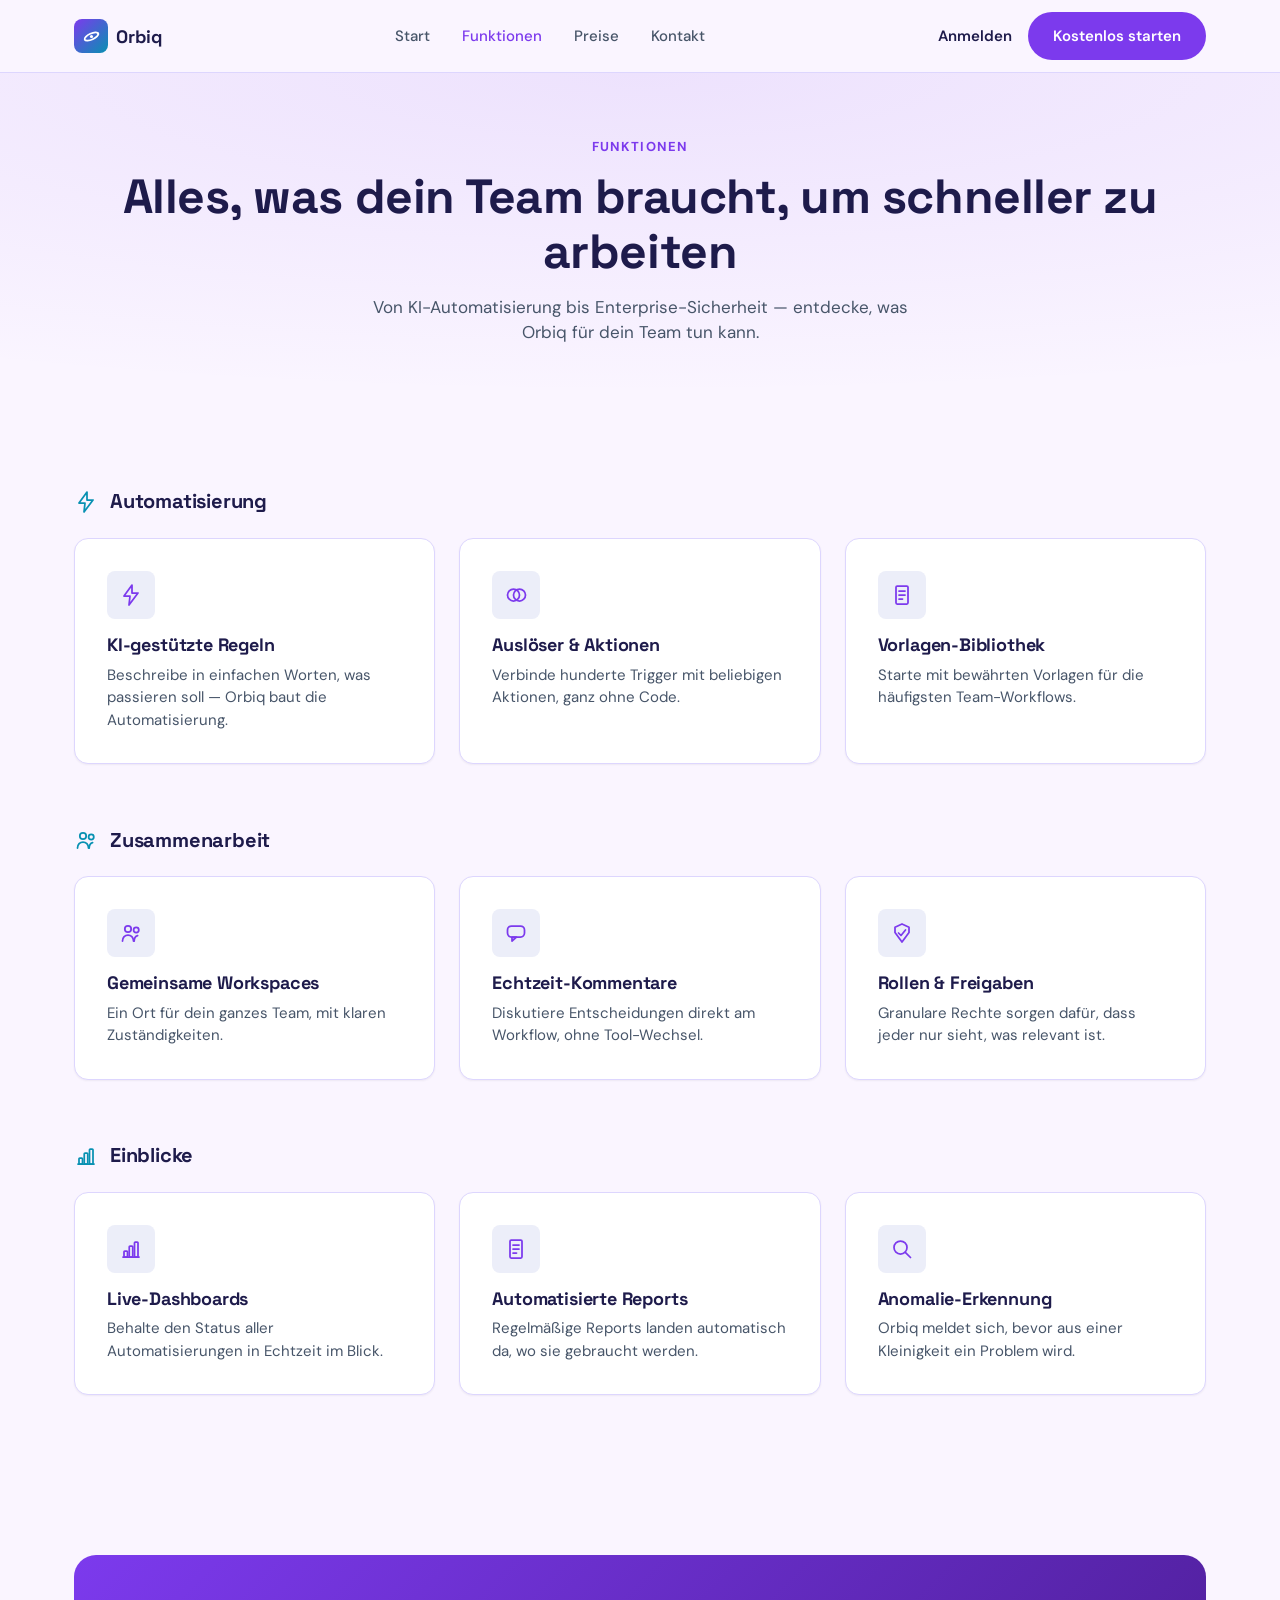
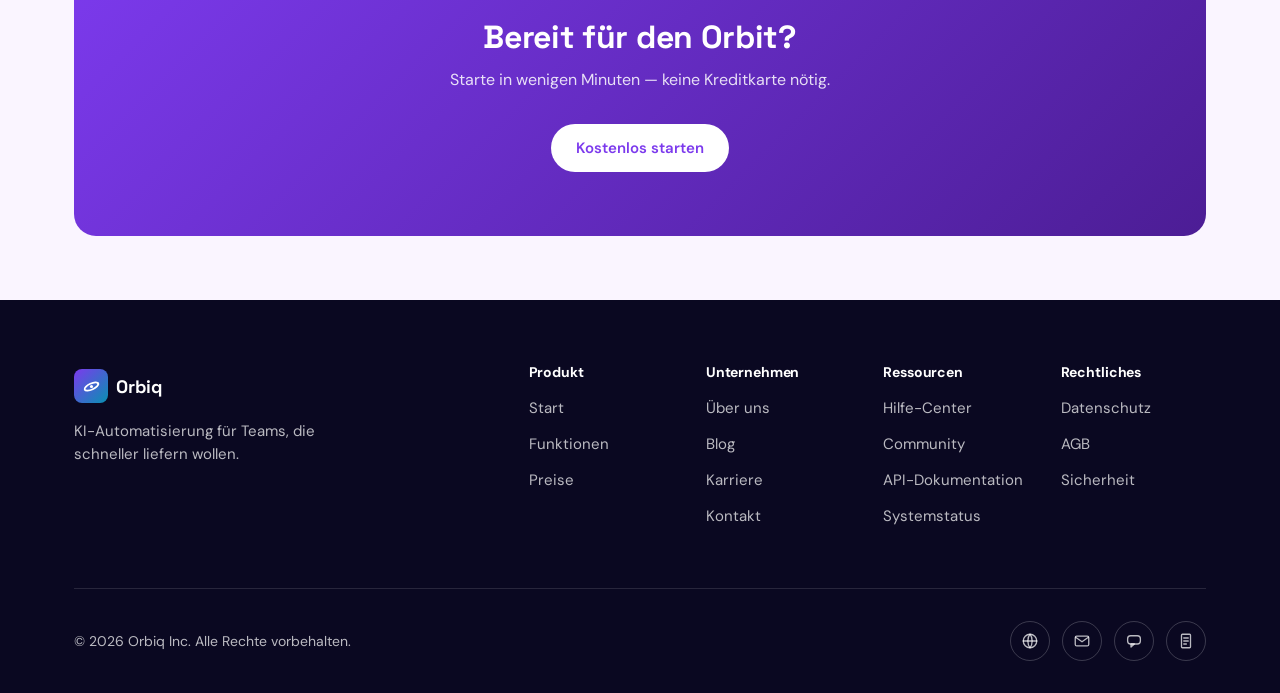
<file: features.html>
<!DOCTYPE html>
<html lang="de">
<head>
<meta charset="UTF-8">
<meta name="viewport" content="width=device-width, initial-scale=1">
<title>Funktionen – Orbiq</title>
<meta name="description" content="Von KI-gestützter Automatisierung bis Enterprise-Sicherheit — alle Orbiq-Funktionen im Überblick.">
<link rel="preconnect" href="https://fonts.googleapis.com">
<link rel="preconnect" href="https://fonts.gstatic.com" crossorigin>
<link rel="stylesheet" href="https://fonts.googleapis.com/css2?family=DM+Sans:wght@400;500;700&family=Space+Grotesk:wght@400;500;600;700&display=swap">
<link rel="stylesheet" href="css/styles.css">
<link rel="icon" type="image/svg+xml" href="data:image/svg+xml,%3Csvg xmlns='http://www.w3.org/2000/svg' viewBox='0 0 24 24'%3E%3Crect width='24' height='24' rx='6' fill='%237C3AED'/%3E%3Cellipse cx='12' cy='12' rx='8.5' ry='3.4' transform='rotate(-25 12 12)' fill='none' stroke='white' stroke-width='1.6'/%3E%3Ccircle cx='12' cy='12' r='2' fill='white'/%3E%3C/svg%3E">
</head>
<body>
<a class="skip-link" href="#main">Zum Hauptinhalt springen</a>

<!-- Icon sprite -->
<svg width="0" height="0" style="position:absolute" aria-hidden="true">
  <defs>
    <symbol id="icon-menu" viewBox="0 0 24 24"><line x1="4" y1="6" x2="20" y2="6"/><line x1="4" y1="12" x2="20" y2="12"/><line x1="4" y1="18" x2="20" y2="18"/></symbol>
    <symbol id="icon-close" viewBox="0 0 24 24"><line x1="5" y1="5" x2="19" y2="19"/><line x1="19" y1="5" x2="5" y2="19"/></symbol>
    <symbol id="icon-check" viewBox="0 0 24 24"><polyline points="4,13 9,18 20,6"/></symbol>
    <symbol id="icon-chevron-down" viewBox="0 0 24 24"><polyline points="6,9 12,15 18,9"/></symbol>
    <symbol id="icon-orbit" viewBox="0 0 24 24"><ellipse cx="12" cy="12" rx="9.5" ry="3.8" transform="rotate(-25 12 12)"/><circle cx="12" cy="12" r="2" fill="currentColor" stroke="none"/><circle cx="20.1" cy="8.4" r="1.4" fill="currentColor" stroke="none"/></symbol>
    <symbol id="icon-chat" viewBox="0 0 24 24"><rect x="3.5" y="5" width="17" height="11" rx="4"/><polygon points="8,16 8,20 12.5,16"/></symbol>
    <symbol id="icon-bolt" viewBox="0 0 24 24"><polygon points="13,2 5,13 11,13 10,22 19,10 13,10"/></symbol>
    <symbol id="icon-search" viewBox="0 0 24 24"><circle cx="10.5" cy="10.5" r="6.5"/><line x1="15.3" y1="15.3" x2="20.5" y2="20.5"/></symbol>
    <symbol id="icon-link" viewBox="0 0 24 24"><circle cx="9.5" cy="12" r="6"/><circle cx="15.5" cy="12" r="6"/></symbol>
    <symbol id="icon-shield" viewBox="0 0 24 24"><polygon points="12,3 19,6.2 19,11.5 12,21 5,11.5 5,6.2"/><polyline points="8.5,12 11,14.5 15.5,9"/></symbol>
    <symbol id="icon-star" viewBox="0 0 24 24"><polygon points="12,2.5 14.8,9 22,9.6 16.5,14.3 18.2,21.3 12,17.5 5.8,21.3 7.5,14.3 2,9.6 9.2,9"/></symbol>
    <symbol id="icon-arrow-right" viewBox="0 0 24 24"><line x1="4" y1="12" x2="18" y2="12"/><polyline points="12,6 18,12 12,18"/></symbol>
    <symbol id="icon-globe" viewBox="0 0 24 24"><circle cx="12" cy="12" r="9"/><line x1="3" y1="12" x2="21" y2="12"/><path d="M12 3 C8.2 7 8.2 17 12 21 C15.8 17 15.8 7 12 3 Z"/></symbol>
    <symbol id="icon-mail" viewBox="0 0 24 24"><rect x="3" y="5.5" width="18" height="13" rx="2"/><polyline points="3.5,7 12,13 20.5,7"/></symbol>
    <symbol id="icon-file" viewBox="0 0 24 24"><rect x="6" y="3" width="12" height="18" rx="1.2"/><line x1="9" y1="8" x2="15" y2="8"/><line x1="9" y1="12" x2="15" y2="12"/><line x1="9" y1="16" x2="12.5" y2="16"/></symbol>
    <symbol id="icon-users" viewBox="0 0 24 24"><circle cx="9" cy="8" r="3.2"/><path d="M3.5 20c0-3.5 2.5-6 5.5-6s5.5 2.5 5.5 6"/><circle cx="17.2" cy="9" r="2.6"/><path d="M15.2 20c0-2.8 1.5-4.8 3.4-5.4"/></symbol>
    <symbol id="icon-bar-chart" viewBox="0 0 24 24"><line x1="4" y1="20" x2="20" y2="20"/><rect x="5" y="14" width="3.5" height="6" rx="0.8"/><rect x="10.25" y="9" width="3.5" height="11" rx="0.8"/><rect x="15.5" y="5" width="3.5" height="15" rx="0.8"/></symbol>
  </defs>
</svg>

<header class="site-header">
  <div class="container nav">
    <a class="brand" href="index.html">
      <span class="brand-mark" aria-hidden="true"><svg class="icon" style="stroke:#fff;width:19px;height:19px"><use href="#icon-orbit"/></svg></span>
      Orbiq
    </a>

    <nav class="nav-links" aria-label="Hauptnavigation">
      <a href="index.html">Start</a>
      <a href="features.html" aria-current="page">Funktionen</a>
      <a href="pricing.html">Preise</a>
      <a href="contact.html">Kontakt</a>
    </nav>

    <div class="nav-actions">
      <a class="nav-login" href="#">Anmelden</a>
      <a class="btn btn-primary" href="pricing.html">Kostenlos starten</a>
    </div>

    <button class="nav-toggle" type="button" aria-expanded="false" aria-controls="mobile-menu" id="nav-toggle">
      <svg class="icon icon-menu" aria-hidden="true"><use href="#icon-menu"/></svg>
      <svg class="icon icon-close" aria-hidden="true"><use href="#icon-close"/></svg>
      <span class="sr-only">Menü öffnen</span>
    </button>
  </div>

  <div class="mobile-menu" id="mobile-menu" hidden>
    <div class="container">
      <ul class="mobile-menu-list">
        <li><a href="index.html">Start</a></li>
        <li><a href="features.html" aria-current="page">Funktionen</a></li>
        <li><a href="pricing.html">Preise</a></li>
        <li><a href="contact.html">Kontakt</a></li>
        <li><a class="nav-login" href="#">Anmelden</a></li>
      </ul>
      <div class="mobile-cta">
        <a class="btn btn-primary btn-block" href="pricing.html">Kostenlos starten</a>
      </div>
    </div>
  </div>
</header>

<main id="main">
  <section class="page-hero">
    <div class="container">
      <span class="eyebrow">Funktionen</span>
      <h1>Alles, was dein Team braucht, um schneller zu arbeiten</h1>
      <p>Von KI-Automatisierung bis Enterprise-Sicherheit — entdecke, was Orbiq für dein Team tun kann.</p>
    </div>
  </section>

  <section class="section">
    <div class="container">
      <div class="feature-category">
        <h2 class="feature-category-title">
          <svg class="icon" aria-hidden="true"><use href="#icon-bolt"/></svg>
          Automatisierung
        </h2>
        <div class="feature-grid">
          <div class="card">
            <div class="feature-icon"><svg class="icon" aria-hidden="true"><use href="#icon-bolt"/></svg></div>
            <h3>KI-gestützte Regeln</h3>
            <p>Beschreibe in einfachen Worten, was passieren soll — Orbiq baut die Automatisierung.</p>
          </div>
          <div class="card">
            <div class="feature-icon"><svg class="icon" aria-hidden="true"><use href="#icon-link"/></svg></div>
            <h3>Auslöser &amp; Aktionen</h3>
            <p>Verbinde hunderte Trigger mit beliebigen Aktionen, ganz ohne Code.</p>
          </div>
          <div class="card">
            <div class="feature-icon"><svg class="icon" aria-hidden="true"><use href="#icon-file"/></svg></div>
            <h3>Vorlagen-Bibliothek</h3>
            <p>Starte mit bewährten Vorlagen für die häufigsten Team-Workflows.</p>
          </div>
        </div>
      </div>

      <div class="feature-category">
        <h2 class="feature-category-title">
          <svg class="icon" aria-hidden="true"><use href="#icon-users"/></svg>
          Zusammenarbeit
        </h2>
        <div class="feature-grid">
          <div class="card">
            <div class="feature-icon"><svg class="icon" aria-hidden="true"><use href="#icon-users"/></svg></div>
            <h3>Gemeinsame Workspaces</h3>
            <p>Ein Ort für dein ganzes Team, mit klaren Zuständigkeiten.</p>
          </div>
          <div class="card">
            <div class="feature-icon"><svg class="icon" aria-hidden="true"><use href="#icon-chat"/></svg></div>
            <h3>Echtzeit-Kommentare</h3>
            <p>Diskutiere Entscheidungen direkt am Workflow, ohne Tool-Wechsel.</p>
          </div>
          <div class="card">
            <div class="feature-icon"><svg class="icon" aria-hidden="true"><use href="#icon-shield"/></svg></div>
            <h3>Rollen &amp; Freigaben</h3>
            <p>Granulare Rechte sorgen dafür, dass jeder nur sieht, was relevant ist.</p>
          </div>
        </div>
      </div>

      <div class="feature-category">
        <h2 class="feature-category-title">
          <svg class="icon" aria-hidden="true"><use href="#icon-bar-chart"/></svg>
          Einblicke
        </h2>
        <div class="feature-grid">
          <div class="card">
            <div class="feature-icon"><svg class="icon" aria-hidden="true"><use href="#icon-bar-chart"/></svg></div>
            <h3>Live-Dashboards</h3>
            <p>Behalte den Status aller Automatisierungen in Echtzeit im Blick.</p>
          </div>
          <div class="card">
            <div class="feature-icon"><svg class="icon" aria-hidden="true"><use href="#icon-file"/></svg></div>
            <h3>Automatisierte Reports</h3>
            <p>Regelmäßige Reports landen automatisch da, wo sie gebraucht werden.</p>
          </div>
          <div class="card">
            <div class="feature-icon"><svg class="icon" aria-hidden="true"><use href="#icon-search"/></svg></div>
            <h3>Anomalie-Erkennung</h3>
            <p>Orbiq meldet sich, bevor aus einer Kleinigkeit ein Problem wird.</p>
          </div>
        </div>
      </div>
    </div>
  </section>

  <section class="section-tight">
    <div class="container">
      <div class="cta-banner">
        <h2>Bereit für den Orbit?</h2>
        <p>Starte in wenigen Minuten — keine Kreditkarte nötig.</p>
        <a class="btn btn-primary" href="pricing.html">Kostenlos starten</a>
      </div>
    </div>
  </section>
</main>

<footer class="site-footer">
  <div class="container">
    <div class="footer-top">
      <div class="footer-brand">
        <a class="brand" href="index.html">
          <span class="brand-mark" aria-hidden="true"><svg class="icon" style="stroke:#fff;width:19px;height:19px"><use href="#icon-orbit"/></svg></span>
          Orbiq
        </a>
        <p>KI-Automatisierung für Teams, die schneller liefern wollen.</p>
      </div>

      <div class="footer-links-grid">
        <div class="footer-col">
          <h4>Produkt</h4>
          <ul>
            <li><a href="index.html">Start</a></li>
            <li><a href="features.html">Funktionen</a></li>
            <li><a href="pricing.html">Preise</a></li>
          </ul>
        </div>
        <div class="footer-col">
          <h4>Unternehmen</h4>
          <ul>
            <li><a href="#">Über uns</a></li>
            <li><a href="#">Blog</a></li>
            <li><a href="#">Karriere</a></li>
            <li><a href="contact.html">Kontakt</a></li>
          </ul>
        </div>
        <div class="footer-col">
          <h4>Ressourcen</h4>
          <ul>
            <li><a href="#">Hilfe-Center</a></li>
            <li><a href="#">Community</a></li>
            <li><a href="#">API-Dokumentation</a></li>
            <li><a href="#">Systemstatus</a></li>
          </ul>
        </div>
        <div class="footer-col">
          <h4>Rechtliches</h4>
          <ul>
            <li><a href="#">Datenschutz</a></li>
            <li><a href="#">AGB</a></li>
            <li><a href="#">Sicherheit</a></li>
          </ul>
        </div>
      </div>
    </div>

    <div class="footer-bottom">
      <span>© 2026 Orbiq Inc. Alle Rechte vorbehalten.</span>
      <div class="footer-social">
        <a href="#" aria-label="Website"><svg class="icon" style="width:18px;height:18px" aria-hidden="true"><use href="#icon-globe"/></svg></a>
        <a href="#" aria-label="E-Mail"><svg class="icon" style="width:18px;height:18px" aria-hidden="true"><use href="#icon-mail"/></svg></a>
        <a href="#" aria-label="Community"><svg class="icon" style="width:18px;height:18px" aria-hidden="true"><use href="#icon-chat"/></svg></a>
        <a href="#" aria-label="Dokumentation"><svg class="icon" style="width:18px;height:18px" aria-hidden="true"><use href="#icon-file"/></svg></a>
      </div>
    </div>
  </div>
</footer>

<script src="js/main.js"></script>
</body>
</html>
</file>
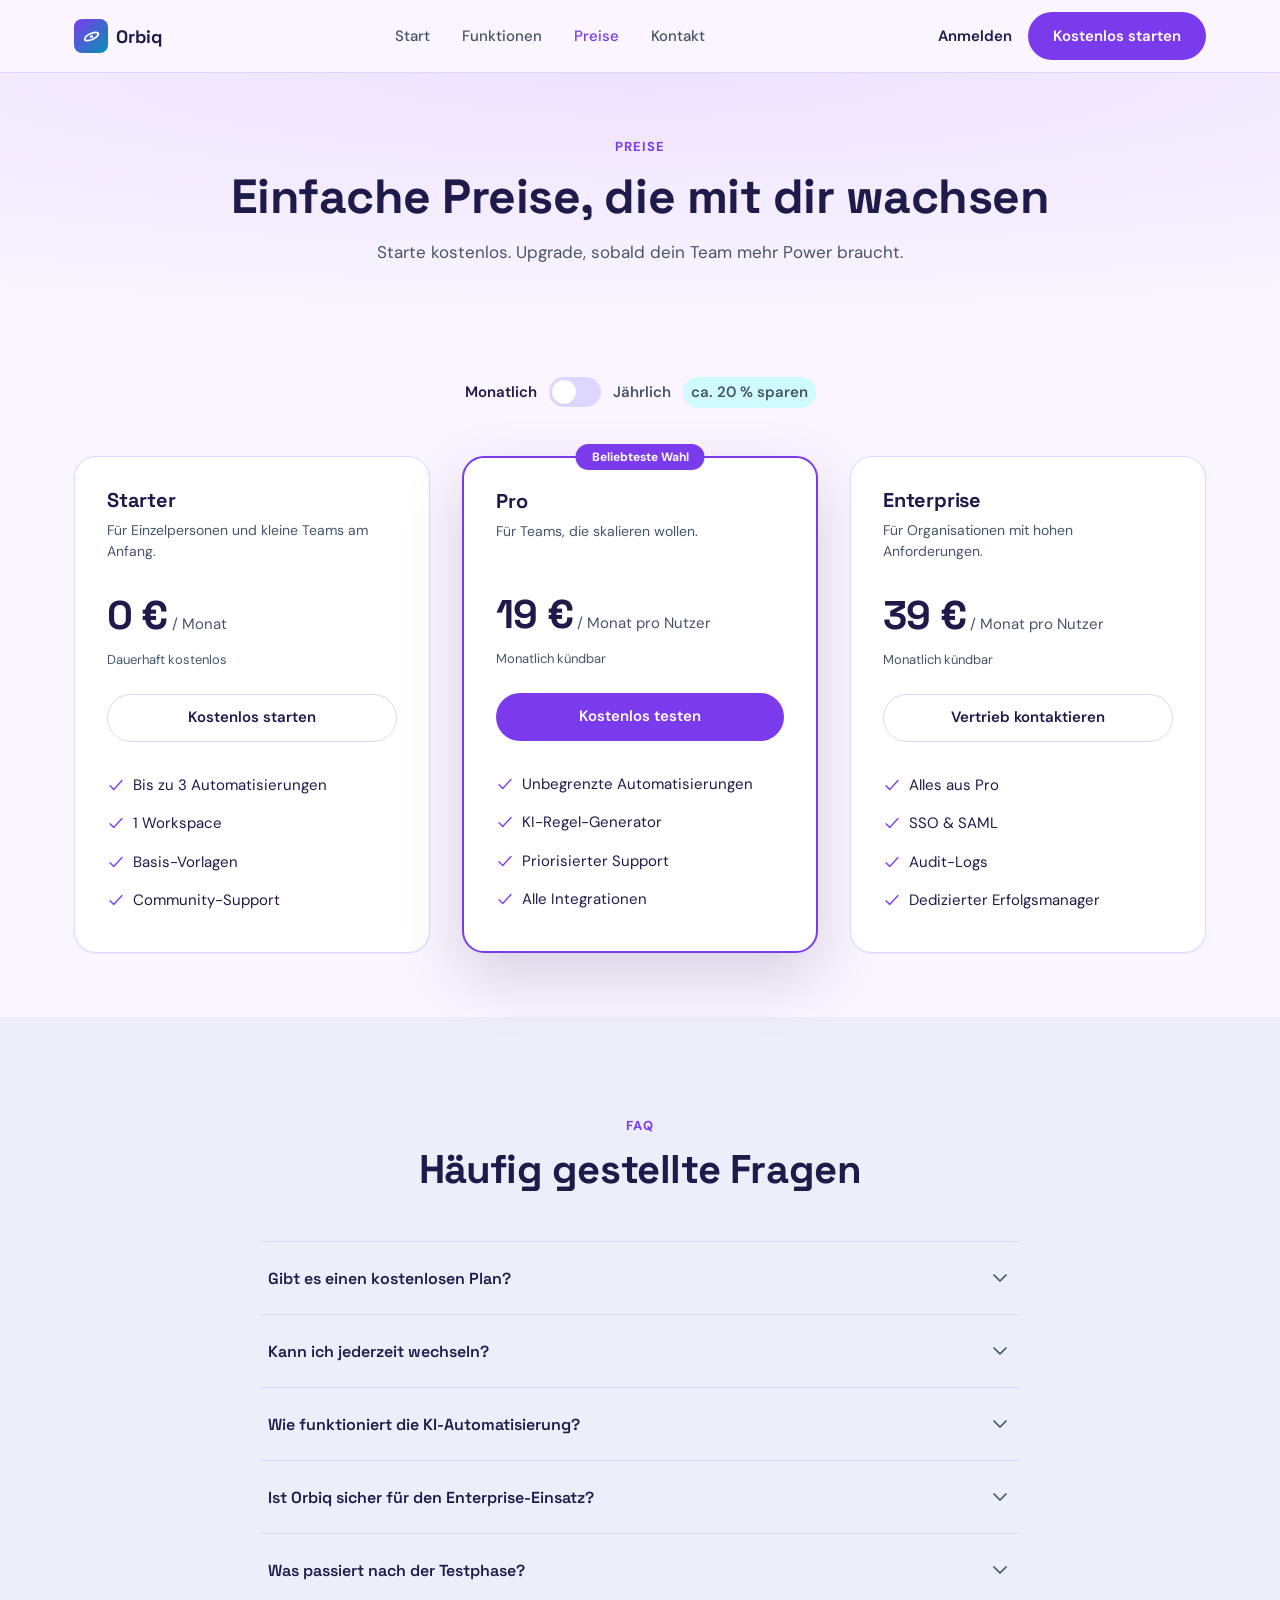
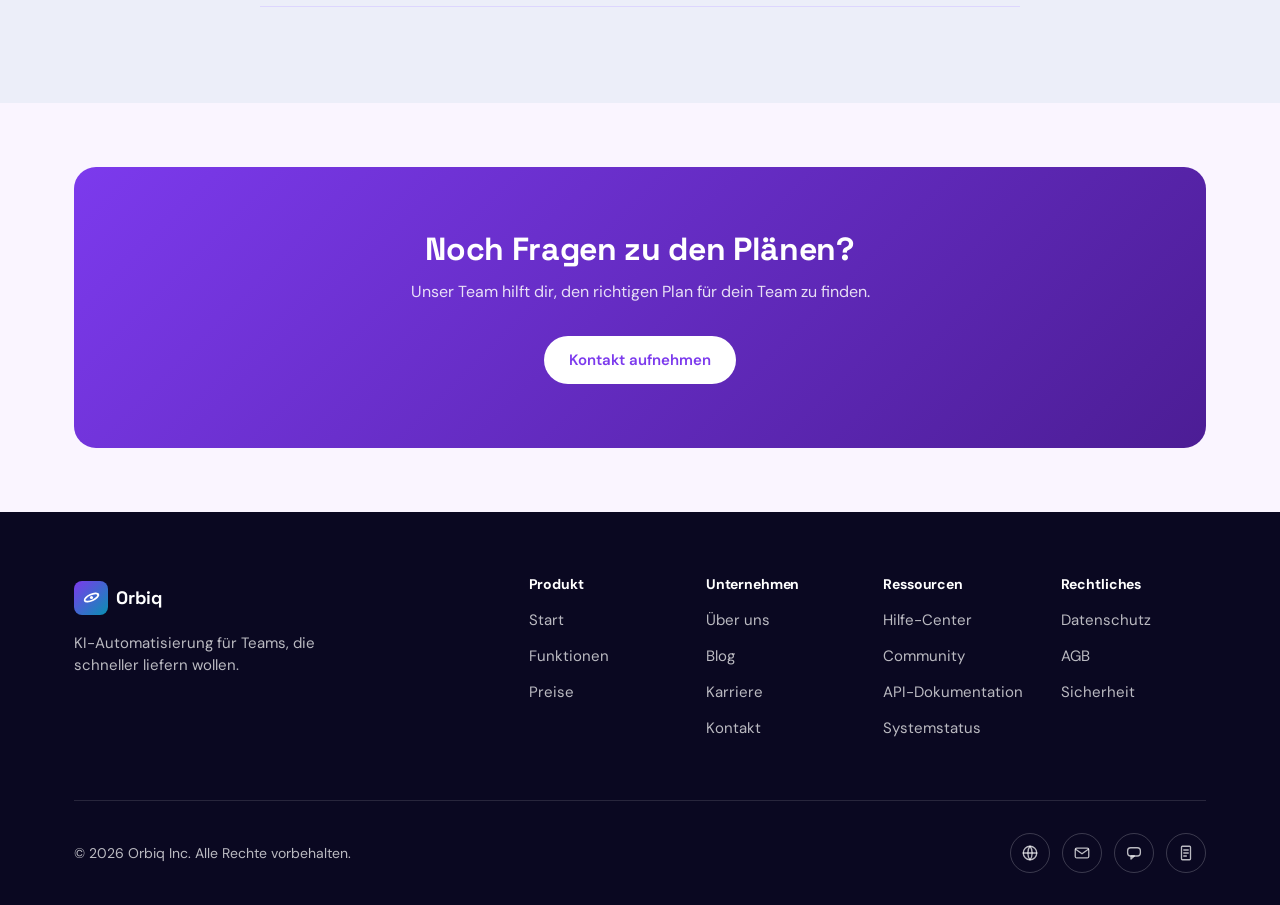
<file: pricing.html>
<!DOCTYPE html>
<html lang="de">
<head>
<meta charset="UTF-8">
<meta name="viewport" content="width=device-width, initial-scale=1">
<title>Preise – Orbiq</title>
<meta name="description" content="Einfache Preise, die mit dir wachsen. Kostenlos starten, jederzeit upgraden.">
<link rel="preconnect" href="https://fonts.googleapis.com">
<link rel="preconnect" href="https://fonts.gstatic.com" crossorigin>
<link rel="stylesheet" href="https://fonts.googleapis.com/css2?family=DM+Sans:wght@400;500;700&family=Space+Grotesk:wght@400;500;600;700&display=swap">
<link rel="stylesheet" href="css/styles.css">
<link rel="icon" type="image/svg+xml" href="data:image/svg+xml,%3Csvg xmlns='http://www.w3.org/2000/svg' viewBox='0 0 24 24'%3E%3Crect width='24' height='24' rx='6' fill='%237C3AED'/%3E%3Cellipse cx='12' cy='12' rx='8.5' ry='3.4' transform='rotate(-25 12 12)' fill='none' stroke='white' stroke-width='1.6'/%3E%3Ccircle cx='12' cy='12' r='2' fill='white'/%3E%3C/svg%3E">
</head>
<body>
<a class="skip-link" href="#main">Zum Hauptinhalt springen</a>

<!-- Icon sprite -->
<svg width="0" height="0" style="position:absolute" aria-hidden="true">
  <defs>
    <symbol id="icon-menu" viewBox="0 0 24 24"><line x1="4" y1="6" x2="20" y2="6"/><line x1="4" y1="12" x2="20" y2="12"/><line x1="4" y1="18" x2="20" y2="18"/></symbol>
    <symbol id="icon-close" viewBox="0 0 24 24"><line x1="5" y1="5" x2="19" y2="19"/><line x1="19" y1="5" x2="5" y2="19"/></symbol>
    <symbol id="icon-check" viewBox="0 0 24 24"><polyline points="4,13 9,18 20,6"/></symbol>
    <symbol id="icon-chevron-down" viewBox="0 0 24 24"><polyline points="6,9 12,15 18,9"/></symbol>
    <symbol id="icon-orbit" viewBox="0 0 24 24"><ellipse cx="12" cy="12" rx="9.5" ry="3.8" transform="rotate(-25 12 12)"/><circle cx="12" cy="12" r="2" fill="currentColor" stroke="none"/><circle cx="20.1" cy="8.4" r="1.4" fill="currentColor" stroke="none"/></symbol>
    <symbol id="icon-chat" viewBox="0 0 24 24"><rect x="3.5" y="5" width="17" height="11" rx="4"/><polygon points="8,16 8,20 12.5,16"/></symbol>
    <symbol id="icon-globe" viewBox="0 0 24 24"><circle cx="12" cy="12" r="9"/><line x1="3" y1="12" x2="21" y2="12"/><path d="M12 3 C8.2 7 8.2 17 12 21 C15.8 17 15.8 7 12 3 Z"/></symbol>
    <symbol id="icon-mail" viewBox="0 0 24 24"><rect x="3" y="5.5" width="18" height="13" rx="2"/><polyline points="3.5,7 12,13 20.5,7"/></symbol>
    <symbol id="icon-file" viewBox="0 0 24 24"><rect x="6" y="3" width="12" height="18" rx="1.2"/><line x1="9" y1="8" x2="15" y2="8"/><line x1="9" y1="12" x2="15" y2="12"/><line x1="9" y1="16" x2="12.5" y2="16"/></symbol>
  </defs>
</svg>

<header class="site-header">
  <div class="container nav">
    <a class="brand" href="index.html">
      <span class="brand-mark" aria-hidden="true"><svg class="icon" style="stroke:#fff;width:19px;height:19px"><use href="#icon-orbit"/></svg></span>
      Orbiq
    </a>

    <nav class="nav-links" aria-label="Hauptnavigation">
      <a href="index.html">Start</a>
      <a href="features.html">Funktionen</a>
      <a href="pricing.html" aria-current="page">Preise</a>
      <a href="contact.html">Kontakt</a>
    </nav>

    <div class="nav-actions">
      <a class="nav-login" href="#">Anmelden</a>
      <a class="btn btn-primary" href="pricing.html">Kostenlos starten</a>
    </div>

    <button class="nav-toggle" type="button" aria-expanded="false" aria-controls="mobile-menu" id="nav-toggle">
      <svg class="icon icon-menu" aria-hidden="true"><use href="#icon-menu"/></svg>
      <svg class="icon icon-close" aria-hidden="true"><use href="#icon-close"/></svg>
      <span class="sr-only">Menü öffnen</span>
    </button>
  </div>

  <div class="mobile-menu" id="mobile-menu" hidden>
    <div class="container">
      <ul class="mobile-menu-list">
        <li><a href="index.html">Start</a></li>
        <li><a href="features.html">Funktionen</a></li>
        <li><a href="pricing.html" aria-current="page">Preise</a></li>
        <li><a href="contact.html">Kontakt</a></li>
        <li><a class="nav-login" href="#">Anmelden</a></li>
      </ul>
      <div class="mobile-cta">
        <a class="btn btn-primary btn-block" href="pricing.html">Kostenlos starten</a>
      </div>
    </div>
  </div>
</header>

<main id="main">
  <section class="page-hero">
    <div class="container">
      <span class="eyebrow">Preise</span>
      <h1>Einfache Preise, die mit dir wachsen</h1>
      <p>Starte kostenlos. Upgrade, sobald dein Team mehr Power braucht.</p>
    </div>
  </section>

  <section class="section-tight">
    <div class="container">
      <div class="billing-toggle">
        <span data-active="true" id="label-monthly">Monatlich</span>
        <label class="switch">
          <input type="checkbox" id="billing-switch" aria-describedby="save-hint">
          <span class="switch-track"></span>
          <span class="switch-thumb"></span>
        </label>
        <span data-active="false" id="label-annual">Jährlich</span>
        <span class="save-badge" id="save-hint">ca. 20 % sparen</span>
      </div>

      <div class="pricing-grid">
        <div class="price-card">
          <h3>Starter</h3>
          <p class="plan-desc">Für Einzelpersonen und kleine Teams am Anfang.</p>
          <div class="price-amount">
            <span class="amount">0&nbsp;€</span>
            <span class="period">/ Monat</span>
          </div>
          <p class="price-note">Dauerhaft kostenlos</p>
          <a class="btn btn-outline btn-block" href="contact.html">Kostenlos starten</a>
          <ul class="plan-features">
            <li><svg class="icon" aria-hidden="true"><use href="#icon-check"/></svg> Bis zu 3 Automatisierungen</li>
            <li><svg class="icon" aria-hidden="true"><use href="#icon-check"/></svg> 1 Workspace</li>
            <li><svg class="icon" aria-hidden="true"><use href="#icon-check"/></svg> Basis-Vorlagen</li>
            <li><svg class="icon" aria-hidden="true"><use href="#icon-check"/></svg> Community-Support</li>
          </ul>
        </div>

        <div class="price-card is-popular">
          <span class="popular-badge">Beliebteste Wahl</span>
          <h3>Pro</h3>
          <p class="plan-desc">Für Teams, die skalieren wollen.</p>
          <div class="price-amount">
            <span class="amount" data-monthly="19&nbsp;€" data-annual="15&nbsp;€">19&nbsp;€</span>
            <span class="period">/ Monat pro Nutzer</span>
          </div>
          <p class="price-note" data-monthly="Monatlich kündbar" data-annual="Jährliche Abrechnung, ca. 20 % gespart">Monatlich kündbar</p>
          <a class="btn btn-primary btn-block" href="contact.html">Kostenlos testen</a>
          <ul class="plan-features">
            <li><svg class="icon" aria-hidden="true"><use href="#icon-check"/></svg> Unbegrenzte Automatisierungen</li>
            <li><svg class="icon" aria-hidden="true"><use href="#icon-check"/></svg> KI-Regel-Generator</li>
            <li><svg class="icon" aria-hidden="true"><use href="#icon-check"/></svg> Priorisierter Support</li>
            <li><svg class="icon" aria-hidden="true"><use href="#icon-check"/></svg> Alle Integrationen</li>
          </ul>
        </div>

        <div class="price-card">
          <h3>Enterprise</h3>
          <p class="plan-desc">Für Organisationen mit hohen Anforderungen.</p>
          <div class="price-amount">
            <span class="amount" data-monthly="39&nbsp;€" data-annual="32&nbsp;€">39&nbsp;€</span>
            <span class="period">/ Monat pro Nutzer</span>
          </div>
          <p class="price-note" data-monthly="Monatlich kündbar" data-annual="Jährliche Abrechnung, ca. 20 % gespart">Monatlich kündbar</p>
          <a class="btn btn-outline btn-block" href="contact.html">Vertrieb kontaktieren</a>
          <ul class="plan-features">
            <li><svg class="icon" aria-hidden="true"><use href="#icon-check"/></svg> Alles aus Pro</li>
            <li><svg class="icon" aria-hidden="true"><use href="#icon-check"/></svg> SSO &amp; SAML</li>
            <li><svg class="icon" aria-hidden="true"><use href="#icon-check"/></svg> Audit-Logs</li>
            <li><svg class="icon" aria-hidden="true"><use href="#icon-check"/></svg> Dedizierter Erfolgsmanager</li>
          </ul>
        </div>
      </div>
    </div>
  </section>

  <section class="section section-muted" id="faq">
    <div class="container">
      <div class="section-header">
        <span class="eyebrow">FAQ</span>
        <h2>Häufig gestellte Fragen</h2>
      </div>

      <div class="faq-list">
        <div class="faq-item">
          <h3>
            <button class="faq-question" aria-expanded="false" aria-controls="faq-a1" id="faq-q1">
              Gibt es einen kostenlosen Plan?
              <svg class="icon" aria-hidden="true"><use href="#icon-chevron-down"/></svg>
            </button>
          </h3>
          <div class="faq-answer" id="faq-a1" role="region" aria-labelledby="faq-q1" hidden>
            <p>Ja, Starter ist dauerhaft kostenlos für bis zu 3 aktive Automatisierungen.</p>
          </div>
        </div>

        <div class="faq-item">
          <h3>
            <button class="faq-question" aria-expanded="false" aria-controls="faq-a2" id="faq-q2">
              Kann ich jederzeit wechseln?
              <svg class="icon" aria-hidden="true"><use href="#icon-chevron-down"/></svg>
            </button>
          </h3>
          <div class="faq-answer" id="faq-a2" role="region" aria-labelledby="faq-q2" hidden>
            <p>Ja, Upgrade oder Downgrade sind jederzeit in den Workspace-Einstellungen möglich.</p>
          </div>
        </div>

        <div class="faq-item">
          <h3>
            <button class="faq-question" aria-expanded="false" aria-controls="faq-a3" id="faq-q3">
              Wie funktioniert die KI-Automatisierung?
              <svg class="icon" aria-hidden="true"><use href="#icon-chevron-down"/></svg>
            </button>
          </h3>
          <div class="faq-answer" id="faq-a3" role="region" aria-labelledby="faq-q3" hidden>
            <p>Du beschreibst dein Ziel in normaler Sprache. Orbiq schlägt passende Automatisierungen vor, die du vor der Aktivierung prüfst.</p>
          </div>
        </div>

        <div class="faq-item">
          <h3>
            <button class="faq-question" aria-expanded="false" aria-controls="faq-a4" id="faq-q4">
              Ist Orbiq sicher für den Enterprise-Einsatz?
              <svg class="icon" aria-hidden="true"><use href="#icon-chevron-down"/></svg>
            </button>
          </h3>
          <div class="faq-answer" id="faq-a4" role="region" aria-labelledby="faq-q4" hidden>
            <p>Ja. Enterprise bietet SSO, Audit-Logs und granulare Rechteverwaltung.</p>
          </div>
        </div>

        <div class="faq-item">
          <h3>
            <button class="faq-question" aria-expanded="false" aria-controls="faq-a5" id="faq-q5">
              Was passiert nach der Testphase?
              <svg class="icon" aria-hidden="true"><use href="#icon-chevron-down"/></svg>
            </button>
          </h3>
          <div class="faq-answer" id="faq-a5" role="region" aria-labelledby="faq-q5" hidden>
            <p>Du wählst einen bezahlten Plan oder wechselst zum kostenlosen Starter-Plan — deine Daten bleiben erhalten.</p>
          </div>
        </div>
      </div>
    </div>
  </section>

  <section class="section-tight">
    <div class="container">
      <div class="cta-banner">
        <h2>Noch Fragen zu den Plänen?</h2>
        <p>Unser Team hilft dir, den richtigen Plan für dein Team zu finden.</p>
        <a class="btn btn-primary" href="contact.html">Kontakt aufnehmen</a>
      </div>
    </div>
  </section>
</main>

<footer class="site-footer">
  <div class="container">
    <div class="footer-top">
      <div class="footer-brand">
        <a class="brand" href="index.html">
          <span class="brand-mark" aria-hidden="true"><svg class="icon" style="stroke:#fff;width:19px;height:19px"><use href="#icon-orbit"/></svg></span>
          Orbiq
        </a>
        <p>KI-Automatisierung für Teams, die schneller liefern wollen.</p>
      </div>

      <div class="footer-links-grid">
        <div class="footer-col">
          <h4>Produkt</h4>
          <ul>
            <li><a href="index.html">Start</a></li>
            <li><a href="features.html">Funktionen</a></li>
            <li><a href="pricing.html">Preise</a></li>
          </ul>
        </div>
        <div class="footer-col">
          <h4>Unternehmen</h4>
          <ul>
            <li><a href="#">Über uns</a></li>
            <li><a href="#">Blog</a></li>
            <li><a href="#">Karriere</a></li>
            <li><a href="contact.html">Kontakt</a></li>
          </ul>
        </div>
        <div class="footer-col">
          <h4>Ressourcen</h4>
          <ul>
            <li><a href="#">Hilfe-Center</a></li>
            <li><a href="#">Community</a></li>
            <li><a href="#">API-Dokumentation</a></li>
            <li><a href="#">Systemstatus</a></li>
          </ul>
        </div>
        <div class="footer-col">
          <h4>Rechtliches</h4>
          <ul>
            <li><a href="#">Datenschutz</a></li>
            <li><a href="#">AGB</a></li>
            <li><a href="#">Sicherheit</a></li>
          </ul>
        </div>
      </div>
    </div>

    <div class="footer-bottom">
      <span>© 2026 Orbiq Inc. Alle Rechte vorbehalten.</span>
      <div class="footer-social">
        <a href="#" aria-label="Website"><svg class="icon" style="width:18px;height:18px" aria-hidden="true"><use href="#icon-globe"/></svg></a>
        <a href="#" aria-label="E-Mail"><svg class="icon" style="width:18px;height:18px" aria-hidden="true"><use href="#icon-mail"/></svg></a>
        <a href="#" aria-label="Community"><svg class="icon" style="width:18px;height:18px" aria-hidden="true"><use href="#icon-chat"/></svg></a>
        <a href="#" aria-label="Dokumentation"><svg class="icon" style="width:18px;height:18px" aria-hidden="true"><use href="#icon-file"/></svg></a>
      </div>
    </div>
  </div>
</footer>

<script src="js/main.js"></script>
</body>
</html>
</file>
<file: css/styles.css>
/* ============================================
   Orbiq marketing site
   Design system: AI-Native UI (purple/cyan, bold/futuristic)
   Generated with the ui-ux-pro-max skill
   ============================================ */

:root {
  --color-primary: #7C3AED;
  --color-primary-hover: #6D28D9;
  --color-on-primary: #FFFFFF;
  --color-secondary: #A78BFA;
  --color-accent: #0891B2;
  --color-accent-hover: #0E7490;
  --color-on-accent: #FFFFFF;
  --color-background: #FAF5FF;
  --color-foreground: #1E1B4B;
  --color-card: #FFFFFF;
  --color-card-foreground: #1E1B4B;
  --color-muted: #ECEEF9;
  --color-muted-foreground: #475569;
  --color-border: #DDD6FE;
  --color-destructive: #DC2626;
  --color-on-destructive: #FFFFFF;
  --color-ring: #7C3AED;

  --color-ink: #0A0821;
  --color-ink-soft: #14103A;

  --font-display: "Space Grotesk", -apple-system, BlinkMacSystemFont, "Segoe UI", Roboto, sans-serif;
  --font-sans: "DM Sans", -apple-system, BlinkMacSystemFont, "Segoe UI", Roboto, Helvetica, Arial, sans-serif;

  --space-1: 4px;
  --space-2: 8px;
  --space-3: 12px;
  --space-4: 16px;
  --space-5: 24px;
  --space-6: 32px;
  --space-7: 48px;
  --space-8: 64px;
  --space-9: 96px;

  --radius-sm: 8px;
  --radius-md: 14px;
  --radius-lg: 22px;
  --radius-full: 999px;

  --container-max: 1180px;
  --shadow-sm: 0 1px 2px rgba(30, 27, 75, 0.06);
  --shadow-md: 0 8px 24px rgba(30, 27, 75, 0.10);
  --shadow-lg: 0 24px 64px rgba(30, 27, 75, 0.16);

  --transition-fast: 150ms ease;
  --transition-base: 220ms ease;
}

*,
*::before,
*::after {
  box-sizing: border-box;
}

html {
  -webkit-text-size-adjust: 100%;
  scroll-padding-top: 88px;
}

@media (prefers-reduced-motion: no-preference) {
  html {
    scroll-behavior: smooth;
  }
}

body {
  margin: 0;
  font-family: var(--font-sans);
  font-size: 16px;
  line-height: 1.5;
  color: var(--color-foreground);
  background: var(--color-background);
}

h1, h2, h3, h4 {
  margin: 0;
  line-height: 1.15;
  font-weight: 700;
  letter-spacing: -0.01em;
  font-family: var(--font-display);
}

p {
  margin: 0;
}

ul {
  margin: 0;
  padding: 0;
  list-style: none;
}

a {
  color: inherit;
  text-decoration: none;
}

button {
  font-family: inherit;
  cursor: pointer;
}

img, svg, canvas {
  display: block;
  max-width: 100%;
}

.container {
  width: 100%;
  max-width: var(--container-max);
  margin-inline: auto;
  padding-inline: var(--space-5);
}

.icon {
  width: 24px;
  height: 24px;
  stroke: currentColor;
  fill: none;
  stroke-width: 1.75;
  stroke-linecap: round;
  stroke-linejoin: round;
  flex-shrink: 0;
}

.icon-fill {
  fill: currentColor;
  stroke: none;
}

/* Skip link */
.skip-link {
  position: absolute;
  left: var(--space-3);
  top: -60px;
  background: var(--color-primary);
  color: var(--color-on-primary);
  padding: var(--space-3) var(--space-4);
  border-radius: var(--radius-sm);
  z-index: 1000;
  transition: top var(--transition-base);
}

.skip-link:focus {
  top: var(--space-3);
}

.sr-only {
  position: absolute;
  width: 1px;
  height: 1px;
  overflow: hidden;
  clip: rect(0 0 0 0);
}

a:focus-visible,
button:focus-visible,
input:focus-visible,
textarea:focus-visible,
summary:focus-visible {
  outline: 2px solid var(--color-ring);
  outline-offset: 3px;
  border-radius: var(--radius-sm);
}

/* ---------- Buttons ---------- */
.btn {
  display: inline-flex;
  align-items: center;
  justify-content: center;
  gap: var(--space-2);
  min-height: 48px;
  padding: 0 var(--space-5);
  border-radius: var(--radius-full);
  font-weight: 600;
  font-size: 0.9375rem;
  border: 1px solid transparent;
  transition: background var(--transition-fast), color var(--transition-fast), border-color var(--transition-fast), transform var(--transition-fast);
  white-space: nowrap;
}

.btn:active {
  transform: translateY(1px);
}

.btn-primary {
  background: var(--color-primary);
  color: var(--color-on-primary);
}

.btn-primary:hover {
  background: var(--color-primary-hover);
  color: var(--color-on-primary);
}

.btn-secondary {
  background: rgba(255, 255, 255, 0.08);
  color: #fff;
  border-color: rgba(255, 255, 255, 0.25);
}

.btn-secondary:hover {
  background: rgba(255, 255, 255, 0.16);
  border-color: rgba(255, 255, 255, 0.4);
}

.btn-outline {
  background: transparent;
  border-color: var(--color-border);
  color: var(--color-foreground);
}

.btn-outline:hover {
  border-color: var(--color-primary);
  color: var(--color-primary);
}

.btn-block {
  width: 100%;
}

/* ---------- Header / Nav (shared across pages) ---------- */
.site-header {
  position: sticky;
  top: 0;
  z-index: 100;
  background: rgba(250, 245, 255, 0.78);
  border-bottom: 1px solid var(--color-border);
  backdrop-filter: blur(16px);
  -webkit-backdrop-filter: blur(16px);
}

@supports not ((backdrop-filter: blur(1px)) or (-webkit-backdrop-filter: blur(1px))) {
  .site-header {
    background: var(--color-background);
  }
}

.nav {
  display: flex;
  align-items: center;
  justify-content: space-between;
  gap: var(--space-4);
  min-height: 72px;
}

.brand {
  display: flex;
  align-items: center;
  gap: var(--space-2);
  font-family: var(--font-display);
  font-weight: 700;
  font-size: 1.125rem;
  color: var(--color-foreground);
  min-height: 44px;
}

.brand-mark {
  width: 34px;
  height: 34px;
  border-radius: var(--radius-sm);
  background: linear-gradient(135deg, var(--color-primary), var(--color-accent));
  display: flex;
  align-items: center;
  justify-content: center;
  color: #fff;
}

.brand-mark .icon {
  width: 19px;
  height: 19px;
  stroke-width: 2.25;
}

.nav-links {
  display: none;
  align-items: center;
  gap: var(--space-6);
}

.nav-links a {
  font-weight: 500;
  font-size: 0.9375rem;
  color: var(--color-muted-foreground);
  padding: var(--space-2) 0;
  transition: color var(--transition-fast);
}

.nav-links a:hover,
.nav-links a[aria-current="page"] {
  color: var(--color-primary);
}

.nav-actions {
  display: none;
  align-items: center;
  gap: var(--space-4);
}

.nav-login {
  font-weight: 600;
  font-size: 0.9375rem;
  min-height: 44px;
  display: inline-flex;
  align-items: center;
  color: var(--color-foreground);
}

.nav-toggle {
  display: inline-flex;
  align-items: center;
  justify-content: center;
  width: 44px;
  height: 44px;
  border: 1px solid var(--color-border);
  border-radius: var(--radius-sm);
  background: var(--color-card);
  color: var(--color-foreground);
}

.nav-toggle .icon-close {
  display: none;
}

.nav-toggle[aria-expanded="true"] .icon-menu {
  display: none;
}

.nav-toggle[aria-expanded="true"] .icon-close {
  display: block;
}

.mobile-menu {
  border-top: 1px solid var(--color-border);
  background: var(--color-background);
}

.mobile-menu[hidden] {
  display: none;
}

.mobile-menu-list {
  display: flex;
  flex-direction: column;
  padding: var(--space-4) 0;
}

.mobile-menu-list a,
.mobile-menu-list .nav-login {
  display: flex;
  align-items: center;
  min-height: 48px;
  font-weight: 500;
  color: var(--color-foreground);
  border-bottom: 1px solid var(--color-border);
}

.mobile-menu-list li:last-child a {
  border-bottom: none;
}

.mobile-cta {
  padding: var(--space-4) 0 var(--space-2);
}

@media (min-width: 768px) {
  .nav-toggle,
  .mobile-menu {
    display: none;
  }

  .nav-links,
  .nav-actions {
    display: flex;
  }
}

/* ---------- Sections (shared) ---------- */
.section {
  padding-block: var(--space-9);
}

.section-tight {
  padding-block: var(--space-8);
}

.section-header {
  max-width: 640px;
  margin-inline: auto;
  text-align: center;
  margin-bottom: var(--space-7);
}

.eyebrow {
  display: inline-block;
  font-size: 0.8125rem;
  font-weight: 700;
  text-transform: uppercase;
  letter-spacing: 0.08em;
  color: var(--color-primary);
  margin-bottom: var(--space-3);
}

.section-header h1,
.section-header h2 {
  font-size: clamp(1.75rem, 1.4rem + 1.4vw, 2.5rem);
  margin-bottom: var(--space-3);
}

.section-header p {
  color: var(--color-muted-foreground);
  font-size: 1.0625rem;
}

.section-muted {
  background: var(--color-muted);
}

/* ---------- Page hero (sub-pages: features/pricing/contact) ---------- */
.page-hero {
  padding-block: var(--space-8) var(--space-7);
  background: radial-gradient(120% 100% at 50% 0%, rgba(124, 58, 237, 0.10), rgba(250, 245, 255, 0));
  text-align: center;
}

.page-hero .eyebrow {
  display: block;
}

.page-hero h1 {
  font-size: clamp(2rem, 1.6rem + 1.8vw, 3rem);
  margin-bottom: var(--space-4);
}

.page-hero p {
  color: var(--color-muted-foreground);
  font-size: 1.0625rem;
  max-width: 560px;
  margin-inline: auto;
}

/* ---------- Home hero (shader canvas) ---------- */
.hero {
  position: relative;
  min-height: 92vh;
  display: flex;
  align-items: center;
  background: var(--color-ink);
  color: #fff;
  overflow: hidden;
}

.hero-canvas {
  position: absolute;
  inset: 0;
  width: 100%;
  height: 100%;
}

.hero-scrim {
  position: absolute;
  inset: 0;
  background: linear-gradient(180deg, rgba(10, 8, 33, 0.35) 0%, rgba(10, 8, 33, 0.55) 55%, rgba(10, 8, 33, 0.92) 100%);
  pointer-events: none;
}

.hero-content {
  position: relative;
  z-index: 1;
  width: 100%;
  padding-block: var(--space-9);
  text-align: center;
}

.trust-badge {
  display: inline-flex;
  align-items: center;
  gap: var(--space-2);
  background: rgba(255, 255, 255, 0.08);
  border: 1px solid rgba(255, 255, 255, 0.18);
  padding: var(--space-2) var(--space-4);
  border-radius: var(--radius-full);
  font-size: 0.8125rem;
  font-weight: 600;
  color: rgba(255, 255, 255, 0.9);
  margin-bottom: var(--space-6);
}

.trust-badge .icon {
  width: 16px;
  height: 16px;
  color: #C4B5FD;
}

.hero h1 {
  font-size: clamp(2.5rem, 1.8rem + 3vw, 4.5rem);
  margin-bottom: var(--space-5);
}

.hero h1 span {
  display: block;
  background: linear-gradient(90deg, #C4B5FD, #67E8F9);
  -webkit-background-clip: text;
  background-clip: text;
  color: transparent;
}

.hero-subtitle {
  font-size: 1.125rem;
  color: rgba(255, 255, 255, 0.75);
  max-width: 600px;
  margin-inline: auto;
  margin-bottom: var(--space-7);
}

.hero-actions {
  display: flex;
  flex-direction: column;
  gap: var(--space-3);
  align-items: center;
}

@media (min-width: 480px) {
  .hero-actions {
    flex-direction: row;
    justify-content: center;
  }
}

/* ---------- Stats strip ---------- */
.stats-grid {
  display: grid;
  grid-template-columns: repeat(2, 1fr);
  gap: var(--space-6);
  text-align: center;
}

.stat-value {
  font-family: var(--font-display);
  font-size: clamp(1.75rem, 1.5rem + 1vw, 2.25rem);
  font-weight: 700;
  color: var(--color-primary);
  margin-bottom: var(--space-1);
}

.stat-label {
  font-size: 0.875rem;
  color: var(--color-muted-foreground);
}

@media (min-width: 768px) {
  .stats-grid {
    grid-template-columns: repeat(4, 1fr);
  }
}

/* ---------- Feature cards ---------- */
.feature-grid {
  display: grid;
  gap: var(--space-5);
  grid-template-columns: 1fr;
}

.card {
  background: var(--color-card);
  border: 1px solid var(--color-border);
  border-radius: var(--radius-md);
  padding: var(--space-6);
  box-shadow: var(--shadow-sm);
  transition: box-shadow var(--transition-base), transform var(--transition-base);
}

.card:hover {
  box-shadow: var(--shadow-md);
  transform: translateY(-2px);
}

.feature-icon {
  width: 48px;
  height: 48px;
  border-radius: var(--radius-sm);
  background: var(--color-muted);
  color: var(--color-primary);
  display: flex;
  align-items: center;
  justify-content: center;
  margin-bottom: var(--space-4);
}

.card h3 {
  font-size: 1.125rem;
  margin-bottom: var(--space-2);
}

.card p {
  color: var(--color-muted-foreground);
  font-size: 0.9375rem;
}

@media (min-width: 640px) {
  .feature-grid {
    grid-template-columns: repeat(2, 1fr);
  }
}

@media (min-width: 1024px) {
  .feature-grid {
    grid-template-columns: repeat(3, 1fr);
  }
}

.feature-category {
  margin-bottom: var(--space-8);
}

.feature-category:last-child {
  margin-bottom: 0;
}

.feature-category-title {
  font-size: 1.25rem;
  margin-bottom: var(--space-5);
  display: flex;
  align-items: center;
  gap: var(--space-3);
}

.feature-category-title .icon {
  color: var(--color-accent);
}

/* ---------- CTA banner ---------- */
.cta-banner {
  background: linear-gradient(135deg, var(--color-primary), #4C1D95);
  border-radius: var(--radius-lg);
  padding: var(--space-8) var(--space-5);
  text-align: center;
  color: #fff;
}

.cta-banner h2 {
  font-size: clamp(1.5rem, 1.25rem + 1.2vw, 2rem);
  margin-bottom: var(--space-3);
}

.cta-banner p {
  color: rgba(255, 255, 255, 0.85);
  max-width: 480px;
  margin-inline: auto;
  margin-bottom: var(--space-6);
}

.cta-banner .btn-primary {
  background: #fff;
  color: var(--color-primary);
}

.cta-banner .btn-primary:hover {
  background: rgba(255, 255, 255, 0.9);
}

/* ---------- Pricing ---------- */
.billing-toggle {
  display: flex;
  align-items: center;
  justify-content: center;
  gap: var(--space-3);
  margin-bottom: var(--space-7);
  flex-wrap: wrap;
}

.billing-toggle span {
  font-weight: 600;
  font-size: 0.9375rem;
  color: var(--color-muted-foreground);
}

.billing-toggle span[data-active="true"] {
  color: var(--color-foreground);
}

.switch {
  position: relative;
  display: inline-flex;
  align-items: center;
  width: 52px;
  height: 30px;
}

.switch input {
  position: absolute;
  opacity: 0;
  width: 100%;
  height: 100%;
  margin: 0;
  cursor: pointer;
}

.switch-track {
  position: absolute;
  inset: 0;
  background: var(--color-border);
  border-radius: var(--radius-full);
  transition: background var(--transition-base);
  pointer-events: none;
}

.switch-thumb {
  position: absolute;
  top: 3px;
  left: 3px;
  width: 24px;
  height: 24px;
  border-radius: 50%;
  background: #fff;
  box-shadow: var(--shadow-sm);
  transition: transform var(--transition-base);
  pointer-events: none;
}

.switch input:checked ~ .switch-track {
  background: var(--color-primary);
}

.switch input:checked ~ .switch-thumb {
  transform: translateX(22px);
}

.switch input:focus-visible ~ .switch-track {
  outline: 2px solid var(--color-ring);
  outline-offset: 3px;
}

.save-badge {
  background: #CFFAFE;
  color: #0E7490;
  font-size: 0.75rem;
  font-weight: 700;
  padding: var(--space-1) var(--space-2);
  border-radius: var(--radius-full);
}

.pricing-grid {
  display: grid;
  gap: var(--space-6);
  grid-template-columns: 1fr;
  align-items: start;
}

.price-card {
  background: var(--color-card);
  border: 1px solid var(--color-border);
  border-radius: var(--radius-lg);
  padding: var(--space-6);
  box-shadow: var(--shadow-sm);
  position: relative;
}

.price-card.is-popular {
  border: 2px solid var(--color-primary);
  box-shadow: var(--shadow-lg);
}

.popular-badge {
  position: absolute;
  top: -14px;
  left: 50%;
  transform: translateX(-50%);
  background: var(--color-primary);
  color: var(--color-on-primary);
  font-size: 0.75rem;
  font-weight: 700;
  padding: var(--space-1) var(--space-4);
  border-radius: var(--radius-full);
  white-space: nowrap;
}

.price-card h3 {
  font-size: 1.25rem;
  margin-bottom: var(--space-2);
}

.price-card .plan-desc {
  color: var(--color-muted-foreground);
  font-size: 0.875rem;
  margin-bottom: var(--space-5);
  min-height: 40px;
}

.price-amount {
  display: flex;
  align-items: baseline;
  gap: var(--space-1);
  margin-bottom: var(--space-1);
}

.price-amount .amount {
  font-family: var(--font-display);
  font-size: 2.5rem;
  font-weight: 700;
  letter-spacing: -0.02em;
}

.price-amount .period {
  color: var(--color-muted-foreground);
  font-size: 0.9375rem;
}

.price-note {
  font-size: 0.8125rem;
  color: var(--color-muted-foreground);
  margin-bottom: var(--space-5);
  min-height: 20px;
}

.price-card .btn {
  margin-bottom: var(--space-5);
}

.plan-features li {
  display: flex;
  align-items: flex-start;
  gap: var(--space-2);
  padding: var(--space-2) 0;
  font-size: 0.9375rem;
}

.plan-features .icon {
  width: 18px;
  height: 18px;
  color: var(--color-primary);
  margin-top: 2px;
}

@media (min-width: 1024px) {
  .pricing-grid {
    grid-template-columns: repeat(3, 1fr);
  }
}

/* ---------- FAQ ---------- */
.faq-list {
  max-width: 760px;
  margin-inline: auto;
  border-top: 1px solid var(--color-border);
}

.faq-item {
  border-bottom: 1px solid var(--color-border);
}

.faq-question {
  width: 100%;
  display: flex;
  align-items: center;
  justify-content: space-between;
  gap: var(--space-4);
  background: transparent;
  border: none;
  padding: var(--space-5) var(--space-2);
  text-align: left;
  font-size: 1rem;
  font-weight: 600;
  color: var(--color-foreground);
  min-height: 44px;
}

.faq-question .icon {
  color: var(--color-muted-foreground);
  transition: transform var(--transition-base);
}

.faq-question[aria-expanded="true"] .icon {
  transform: rotate(180deg);
}

.faq-answer {
  padding: 0 var(--space-2) var(--space-5);
  color: var(--color-muted-foreground);
  max-width: 640px;
}

.faq-answer[hidden] {
  display: none;
}

/* ---------- Contact page ---------- */
.contact-grid {
  display: grid;
  gap: var(--space-7);
}

.contact-form {
  background: var(--color-card);
  border: 1px solid var(--color-border);
  border-radius: var(--radius-lg);
  padding: var(--space-6);
  box-shadow: var(--shadow-sm);
}

.form-row {
  margin-bottom: var(--space-5);
}

.form-row label {
  display: block;
  font-weight: 600;
  font-size: 0.875rem;
  margin-bottom: var(--space-2);
}

.form-row input,
.form-row textarea {
  width: 100%;
  border: 1px solid var(--color-border);
  border-radius: var(--radius-sm);
  padding: var(--space-3) var(--space-4);
  font: inherit;
  color: var(--color-foreground);
  background: var(--color-background);
  min-height: 48px;
}

.form-row textarea {
  min-height: 140px;
  resize: vertical;
}

.form-row input:focus-visible,
.form-row textarea:focus-visible {
  outline: 2px solid var(--color-ring);
  outline-offset: 1px;
  border-color: var(--color-primary);
}

.form-status {
  margin-top: var(--space-4);
  padding: var(--space-3) var(--space-4);
  border-radius: var(--radius-sm);
  background: #ECFEFF;
  color: #0E7490;
  font-size: 0.9375rem;
  font-weight: 600;
}

.form-status[hidden] {
  display: none;
}

.contact-info {
  display: flex;
  flex-direction: column;
  gap: var(--space-5);
}

.contact-info-item {
  display: flex;
  gap: var(--space-4);
  align-items: flex-start;
}

.contact-info-item .feature-icon {
  margin-bottom: 0;
  flex-shrink: 0;
}

.contact-info-item h3 {
  font-size: 1rem;
  margin-bottom: var(--space-1);
}

.contact-info-item p,
.contact-info-item a {
  color: var(--color-muted-foreground);
  font-size: 0.9375rem;
}

.contact-info-item a:hover {
  color: var(--color-primary);
}

@media (min-width: 1024px) {
  .contact-grid {
    grid-template-columns: 1.4fr 1fr;
  }
}

/* ---------- Footer (shared) ---------- */
.site-footer {
  background: var(--color-ink);
  color: rgba(255, 255, 255, 0.72);
  padding-block: var(--space-8) var(--space-6);
}

.footer-top {
  display: grid;
  gap: var(--space-7);
  margin-bottom: var(--space-7);
}

.footer-brand .brand {
  color: #fff;
  margin-bottom: var(--space-3);
}

.footer-brand p {
  max-width: 280px;
  font-size: 0.9375rem;
}

.footer-links-grid {
  display: grid;
  grid-template-columns: repeat(2, 1fr);
  gap: var(--space-6);
}

.footer-col h4 {
  color: #fff;
  font-size: 0.875rem;
  margin-bottom: var(--space-4);
  font-family: var(--font-sans);
}

.footer-col li {
  margin-bottom: var(--space-3);
}

.footer-col a {
  font-size: 0.9375rem;
  transition: color var(--transition-fast);
}

.footer-col a:hover {
  color: #fff;
}

.footer-bottom {
  display: flex;
  flex-direction: column;
  gap: var(--space-4);
  padding-top: var(--space-6);
  border-top: 1px solid rgba(255, 255, 255, 0.12);
  font-size: 0.875rem;
}

.footer-social {
  display: flex;
  gap: var(--space-3);
}

.footer-social a {
  width: 40px;
  height: 40px;
  border-radius: 50%;
  border: 1px solid rgba(255, 255, 255, 0.2);
  display: flex;
  align-items: center;
  justify-content: center;
  transition: background var(--transition-fast), border-color var(--transition-fast);
}

.footer-social a:hover {
  background: rgba(255, 255, 255, 0.1);
  border-color: rgba(255, 255, 255, 0.4);
}

.footer-social .icon {
  width: 18px;
  height: 18px;
}

@media (min-width: 640px) {
  .footer-links-grid {
    grid-template-columns: repeat(4, 1fr);
  }
}

@media (min-width: 1024px) {
  .footer-top {
    grid-template-columns: 1.2fr 2fr;
    align-items: start;
  }

  .footer-bottom {
    flex-direction: row;
    align-items: center;
    justify-content: space-between;
  }
}
</file>
